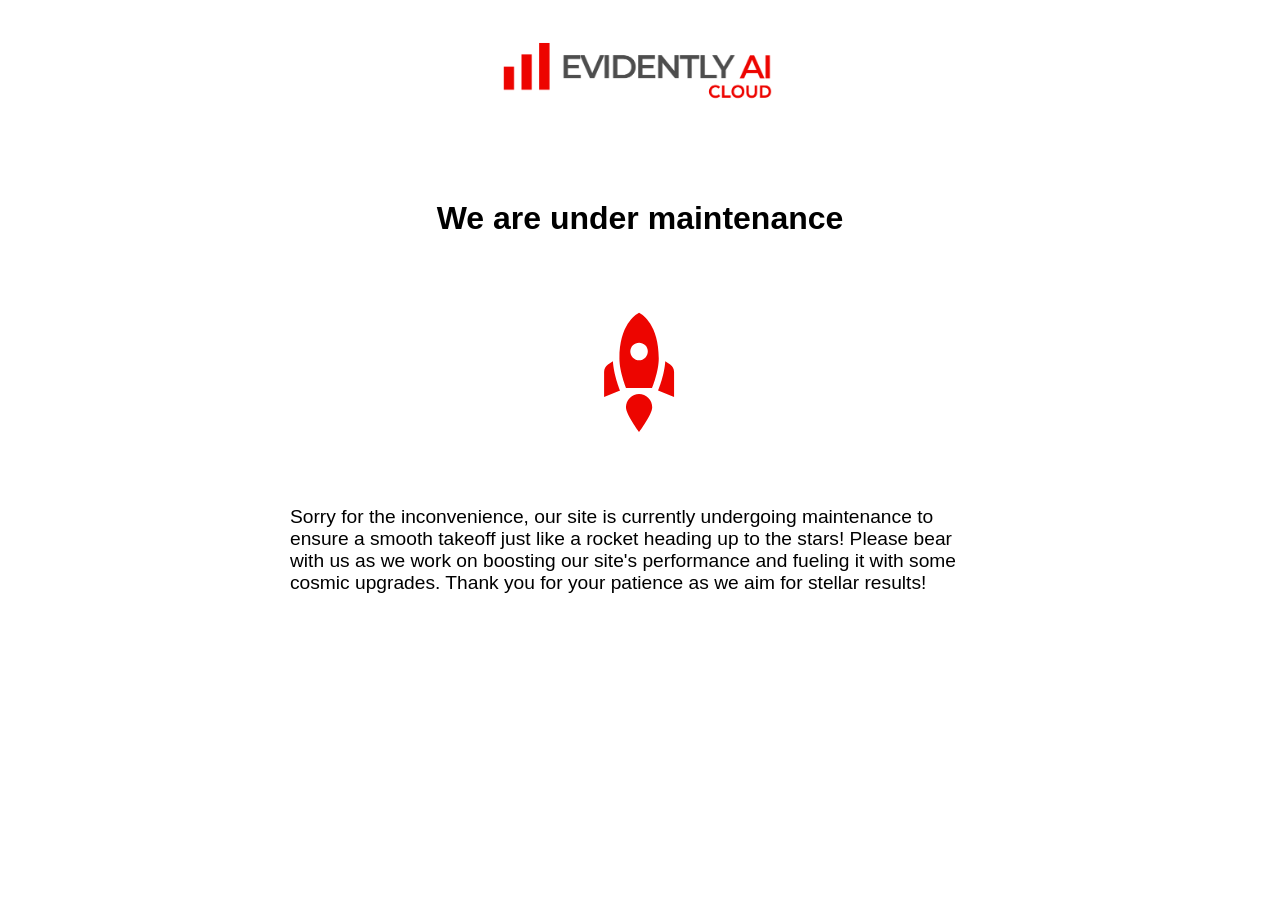
<file: evi-maintenance/index.html>
<!DOCTYPE html>
<html lang="en">
  <head>
    <meta charset="UTF-8" />
    <meta name="viewport" content="width=device-width, initial-scale=1.0" />
    <title>Evidently Cloud</title>
  </head>
  <style>
    * {
      margin: 0;
      padding: 0;
    }

    body {
      font-family: -apple-system, BlinkMacSystemFont, Segoe UI, Roboto, Oxygen,
        Ubuntu, Cantarell, Fira Sans, Droid Sans, Helvetica Neue, sans-serif;
      -webkit-font-smoothing: antialiased;
      -moz-osx-font-smoothing: grayscale;
    }

    @keyframes tilt-n-move-shaking {
      0% {
        transform: translate(0, 0) rotate(0deg);
      }
      25% {
        transform: translate(5px, 5px) rotate(5deg);
      }
      50% {
        transform: translate(0, 0) rotate(0eg);
      }
      75% {
        transform: translate(-5px, 5px) rotate(-5deg);
      }
      100% {
        transform: translate(0, 0) rotate(0deg);
      }
    }

    #rocket-container {
      width: 15%;
    }

    #rocket-container > div {
      transform: rotate(-45deg);
    }

    #rocket-container svg {
      animation: tilt-n-move-shaking 0.25s infinite;
    }
  </style>
  <body>
    <header style="padding: 20px; display: flex; justify-content: center">
      <img
        width="300"
        src="data:image/png;base64,  [base64]/[base64]/[base64]/[base64]/f32229AOp0eEEXHhx9+eE0UuUMOOWRwLper2rUrmUxmnF7Dhg3LLV++XC+9LDNv3rysPt33qgRxHBiVY1UU8qhE53abuHzgkdQZFaUNYWX4lV2O+ClTpgzt6OjQi8bgoN/u+meeeabzbeSRRx45aMOGDRV7+xmsSWmpI0aMyN56663u+pLTdTP19ttvD9I1J3T4qfJtUD7X/lLP/4T4tUTlt27duvb58+e786vUeosC5xitWbNmYNi1R+3Jbb755m1i1F5URRXKJGiub921OLCPl0pgU71t1w+hKvpLL/ebc3pFuW9nJNwm2ZoOVbt51TQllK8JAlOnTt2lra1ttm4eu8dY4T988MEHM6XjvCAd8/m8u7jcrYv9ibqAOyOv34MMp7RuuvvIOPrvCMq8Jvk9hg4dOlNtOTdMPpFIOKN7eJicM7oHDBhwv+T2DpMtU7pjP1/65davX/+m2rNI7X/yqKOOWqCb8CqlOSPcGSEV7SPVe4E4zixTmypVzCXq84v8jG89uJwro2WWKg96ELt0r732mvnkk0++Xykl/crVg81fdGzll94dP3DgwC+onXd1tfMq/ZaPUtrA7vRa+dS18nldM0+79957X9ADxy76bc/WeR76Jlf5zlX7r1H7V5fSVl3bBstI/ZX4Ha1yNLoyOEjuSj0czdID/eJgyYqkJnTdntzc3DxTjA4KqkF6LhSjiyRzfZBcldMSulhNzKdslsxc2dX+QU+Ra1Yl7O5ZHfbbWXoo85csT8pasxGZlF0svSaFlOgeBB63jNpQ4yFd4/qjPgTqkoAu7s442UEX+7/T55/j0EjdUEboBn22dAtTp10yL4YJ1Ui688LsLaPX5Pk295lKpdxnbpNNNnlB7XxMxsvNSvuftWvXdsgYcTeHit+saoRdMWqeN3LkyAVbb731DYsWLfL1nhdTMHniRUAOhdbp06f/UteUifodOYM/7MIyVQ9GL8hgv7zazgh55kdJx6P1uw974M/qWjBXcg/FibaekIZb2qbIOzAjil66zI35dovNnbXB3ooiX4qMLrBNcmO7/v9sSDkf6AxZHiJTE8mBrxxqogUoCYE6JaCL9zg17RgdcfidJmV4byldDoiAe42M06sjyNWsiPrG9cmn9HmObshPypP7rAzx78oTPkmGQYvS4tBntcr3pxMnTvy8vKo4hmq1ByPqfeedd86XofqgfkdyyIaGTSU3zXmeQyXLK5DUb/ww/caP1GfYm435qvpuBTdiIzZBr+S2ySbs5KgKyfAetyHTaaSHPQxFLRK5HgS4OfSAwVcIVIOALt4a1qYXZiFBciMlcsCMGTO2DhGteLJe8Q6RZ+o46TQ0pLKcZN7UDfWuELl6SlaTExPUoO/r5vwXvT7/rTPAZTi6mzQ3rsJ7epge3C7V0Idt4Vc4vFrLMXjw4J+5N0Yyqt11MSw4j/NhergNnWcSVlDU9GnTpm2r3/Vh+o1vH5KnVen367x9IkSuqsmC2tLcpGEcedslcsUajqK71BSN/xsROQ+CkQlgeEdGhSAEykNABuwKXcQfj1jaOMmfLtl+NeCkw2jdF6N4TNaqbXXt7Q7rN7X/i84Alwd85jHHHLOF5N1wFUJhBCZpLP1sPbyMKiwb0rVG4Kabblqq38yvZHy/Fqa75NzD7DQ93B6mz4rbL+6tSzabPVr1Tg3STenO4XC/2nD37NmzYzVE6l15uzN5OyVI/95putmk9Bi0Y6ap841r72T+L5FAxU/[base64]/4xCfOmDx5shs3T6hjAjJw/13Ne0mHbL7QcLAe8KfoN1Wxt0luQqV0cmO7/z5Em84JlZKJ1YRKp/Mysy01GyXShMrebdQc+gHqid22HWDu7QKhjAQwvMsIk6Jqh4AMopy0deOsq310erlliC2WDrer/ig3maG6+J8sz59Weqpu0I2tWV6fT6vWsJuPU+w9LfV3bXU1DKzNsS26f7vOkcAKCkj8kRv7XSXju+g2l8JLD5N5TcCNcj4XgK3z4eWnWulkH/fav6CM1RHO6jwpF++oGrtrSLXrjKpb0XJd3uJ7VIDsxdBQ6YmWzjaaoutuzU6o1A+xKZmyibrDHBVK00dAw022yOTsGJVVsQccn6rrOjqOF7K6Bk7j+p+A7AN303pLN0znXalqUJ2dryI1+XDZEUccMVfe5G9IgbAJLM7r/UltynCoNu64t5oKt7a2DpOOp+sIq9aNa3zs9ttvfzlMsErpzgBcLm5FLcWocySpY7zyj9OnG1/vbjzuetn9qa+FBZX1RRnfJuP7K3orsKGw3NGlVc8D0aXLJynv4N/eeecd90Bb9qDz72Y9ALrVLNz5VXbjvgSF/yLezhvfXEIZnVl1nh2gL6GefdX3F8lp6G5py1bKqHxdZa3trDwmf4YMGfIrXXM+K3Xc0IgwR8PeknETLZ93SxOWsQmJww8/fJLYuCEmNTmh0rHQmJ3RumzvL+O56Imo8noPTuXt79Y22R7WYX8qI+OGLgrDu6G7vzEbrwtqqw635NO5/UlAxoTzet+mG+5XI+gxVLKnSu73Oipi3HjokNQOlFtJv1CPiXRbK8PrNo8y+ivKeSL/rD6eWqoCurGPlMG8q/rL3ejdmt7OAGxW+c36HvpE0rN+5ek0vuW9PcNvo5me8sV8L0ebi6m3wnncA+CtWvf5APfQWuG6IhevnWV/HFk4RFBDGxZJZKsQMZPB/GMZp90b+ISJ11S6m2ipFYGu1+9qex3bBSmv39JApbuJls/r082ZKct1Ub93t7HPUar/4JD6XX33S4/YTajUk2lCC15vJ6P5S0Ft6EpzD7L+k/fztpW2sTx5ltnTOsrCuKvehv0o6KbRsJRoOAQqQEA74C3RRXuOjo4IxQ/QjWDyCSecsE0E2bKIHH300UNV5+kRCstIbkG9LiEob9p72t1vngzaH+o4TP02QcbPd9Xm/xWbDeq/gm5Gkv+iW/EkpkMnInR3v4lM0mTVX+pNUdgbon5TkIpLJ9DPEy0T2nVysn6jh6olUSZUzonbhErXA3L/j25Kd741CNylUhZ3m8RXuTy+IWHDtLTgZ77TYuN8ZUgoiACGd0G4EIZA+QjIoMtqhZOFMuLuj1jqcE2yPFuy/t6JiAVFEZPXxy0heFKYrG5SWu7Vrg6Tq5d09dvy++6777K33377U2r7WWLkhj+4G1gh4QIZ386jVpW+LESxOMvK6+3Wkj/nkEMOGRxnPdGtNAL9NdFS3u7R0ty94XNvt4KCm1A5R3Naqjr0L0ihHmkJTQIYn0uELgXYIQPwGb2zu1wXoUDngYarbL2uw06ZVYUlHHu0o26/[base64]/0decC+qUIjG9/qy/FiN1N5uA4X2Bti/Zvtt98+riudFNgaxL0IuImWinfXxShD8ZyHupQdLRNyguzkytAxXkdQWKlNddwOlUVN3A4quBxpugBtLve1a0dQyCcT9kZLs83RcJPFEgxfYStvm2ktHVcub+mCyEZI44IfARIiEKgkAY0pXCxD4g4ZYoGv+7p0qPjSgvJ2D5Qu+6i+HcPaLbkVGvPsvL0NHZz3e/HixdeoH78iEJGNb8meKU/bJxsaXnGN79xWftSoUdsoO4ZAcQxjnctNtNTv6Xop+UaYoroODZRM0TtaugmVGvZ3tMo4KKiurmv0/VpD/J647VDp9JYR3TKo2T4V1g55u1dkk/bwkHW2VGNrlmoS5lz9iOQs9w/yim+hsd7HakB44Nh3/xJI6SaA4d1Ngk8I9BOBBx544D15UB6R9zPwdV+Xeh8tLVgpdXVTGSp9jo1Q/geSeUyvW6PoHaG42hZxxrebGNZlfEce862x9N9Xy7kWF979k/TQ+osDDzxwZOFZyVELBNzvScbuQ9I1yhu1Yne0TBYyoVL63K+J5FE2P6s6Yl2It8zmgjfMkXFu8na/pXVR73AKyuDOtmVsoQzrwLlGkpN9bltnBphzyhBKIMDFvgR4ZIVAuQjIWIv2uu/DCruXFnRrSpc1uJU25MGeJH3cBKPAoBvQe3pY+GWgUAMmOmNBzb6syzsWSkByX9QyeRNCBRHoQ0DsDh00aNCFe+6559A+iUTUBQH18RVqyF/12bn5WEijCt7R8phjjtlc17ETVG4tT6h03u6mAanOt5SBXnsJbtDEywUj2+2j7e010WRJKmF3yrjOBPGVp3yrZM5Oejp8jfWgYho+DcO74U8BAMSBgCYyLpUec3UEvu7r0tVNKttLy/0FTp7pki3oQ6sJDNNN6PQImTIam/6y1jGO5TjHCPpXVEQPLz8Sn1eiViLZU6PKNoCcu/lHMbK6UZw3duxYtpXvplFnn26ipa5Jv9PhxnuHhYJ2tHQTKrVE5RQVenBIwbGeUOl01yzPcamkHScDPHDDHE2UfF3DTK7r2V4Z3G3Zdlsgg/zxnvG9v7tt5GV877b9AHPLLRKKJIDhXSQ4skGgnATc0oIyvhaqzMDXfd116iY0VJOBnIGsa2bZQlK7A7oJf6HebtW4Squx/KJsNddZQW61Az3E/EBeuijj9k1De04SgrK/wahRrH8Ut/nSPdD71qttM0ePHv151kbvRaVO/m1pafm1muJWTloXoUl7SybKREu3Zvenut7ujQ8pN9YTKmVsJ9pleMsoDnuA0F449urYNnO/r42C4t2QwTv0GXjN0jjvTT/I2WGqk+vVRgSj/4PhHZ0VkhCoKAEZ3m5pwTtVSRSDY7CMk+ny2GhuTHmCyhoko3uKyg17be8uzG/JSH+kPDXXZyluyEnXw1RoA8V8vJYWdJOiCB8SOEHnontjoPt7pODe1PxWy1puJ+lyPoxGqhyhyhLQg2yranhQh7vmBJ4T+i1FmmjpJlTq9+mWDwwcmqHy3PVublwnVEo3tz38Zk1NneuPb+r+9wsyzN0SgvfpB+J4bhQ0UWKN2xZeY73dsEf/oA11NNj782uaOidx+suR4ksAw9sXDQkQqC6BuXPntmkd2QW60Ae+7uvWSnJD5bE5rfv/Uj/ff/99t2HO1yOUs1ZeoqsaeQnBCIy6RX7e/SXC574RZBpCRL+DNW4deTVWO19HC/o9bKnz9+opU6aU7WE0Ws1IVYOAG9am687d6mfnmQ0LYRMtkzrH9lNZbnk8N3QvKCzQeXV3XCdUSvHEBrdhjtn0oEYo7aMlBP3kBGKRDO/rnKyfjIuXAb9ZJm+HzWJSeBAm3zQMb180JECg+gS0pFXn6z7VHDrGVTeDIfLYHD1p0qTmUjV1SwjK276PbkRbhJUlmffk/ZkTJke61vZqablHHEL70rFSX+4Ds48J3H777Qt0Tp6lmFUfx4Z+myzj7D91Pg8PlUSg5gjoN/Kgrnv36xoU5TflO9HSTahU44/W8ekQCOuc0a3fsVtZJZZBk4KGp9NaaSRv2wYpKGP5oyUE/eQ0OHxlOmePySOuYv1D94Y6bCPvzygoJR2USBoE6pSAexWdrta208OGDevQq1INwQsPDz/88JojjzzyKUn+TYfb0CEouKUFd/[base64]/rJuXgZ8m4b+ZP19WL3r4sjRCOA4R2NE1L1RaDTU6xX2e7iXdEgY7ZVrzTdaiWRhxzIy7dYk+1u183lQuVzDwlBwbXlGAncoiOKF6hPWe5GJENlR92Mwm5kLq+7AQVevPtU0OAR6kc3dCjU8JacW6XGvYV0Y0qLDjqvI03QLbqCHhl17kyZN29ea4+osn/VzqAXyfiepILdeNxIb3f0u/vpyJEjF+yxxx6PuPXVy64UBfYbAW2a9PDKlSvdtXuijrCHse6Jls/LeHbnaUK78n5Wn8frGK8jKKzUtXWOzr+PjPYg4f5Ik7XbsrbJJmnYR/AKV24JwaQtGN1jCUE/fd3Sgmu0tGAu37lCir+NmLBRuljtoxvCFcPM3vMrj/i+BPyh9pUlBgL1QsB5irdQY9xR0SBDYbXq+mshlcjLt+yII46YK8/dN5RvREheNz6xc2nBOXPmPB8i65ms16gjNMTlbOnpmd4jsl0yT+tG9OcecXwNJ/B6uMiHEjNmzNhaQyxeiyrvI+eMjaoEPSSmqlGRHia+qgdYZyi5B5hIder3c/O4ceMOleH9tPIU9VBajbZRR2EE3I6R8no/qFx76piqw/fCpetV90RLd228w00g13l0mK7Ln9f/vkH5cpKZo083VCy24V15u5vzdkqYgm4JwUyvJQT98ghm20otLZhvsse1gsn+AXIpeb13zDRpw54O+42fHPF9CTDGuy8TYiDQ7wRkNCzWRf+2KIroBlHK0oJJGTXOoDkgrC7ps1qvXa8OkyN9YwLqn482qtg4pe9/mizr+oLQi4B71a95BWeI5WtKivpae5g8llfK2NpGeXyNs15V8W8NEChmouXhhx8+Yf369W6IyTQdQRMq3fnlJlQ+4Ia2xBWHlGwamLIdpN9BITr6LiHol08/lkhLC2oipttG/mg92Tb5lUV8XwKxMLx1Ag141WyY3lVU7FAd7smXi2/fc4CYGBLQBixLZOg6j0uU1+RFLy2oTXiGyjg5XfUMDcHgNsx5Sd74u0LkSIZARQi4yZZ68Dtbha8qoIJJMrYu1huk4QXkQbQGCOh65LzebhhflLcZB+vc+ZocGkdLPnBYhgzu9TpiPaHSdc8ybQ+fTwZvD+/k5JX2XULQpXuFqEsLyqBy28hP2GqAuQcaQkQCsTC8VzfZmcPS9kY+basrdaxO249el2EfkQtiEOhXAvLwZTX8Y6FuLpHG6zrDuZilBVtbW0eqDnczCgutunHdGiZEOgQqSUBroz8g4+mHOt/XRq1H8sdJ/hyNRx8SNQ9y8SfgvNHqVze3ZX4Ebd1EyzMlNyNENq/z5SkNoYr1hEoZu03JlMa45zvX7g5qUugSgn6Z9UpgkVyV1ypd1fkHGfZbaaXzkyQUaQiYf0mNkxILw7txcNNSCEQnoMmObkOdO5QjdEMd3VQKXlrQGSLaBOd43bxCx7pLZoUmYF4fXXskIVAZAjK+L9X5fqVKj7xiic7fmZpUd8LWW2/t3nwS6oTAiBEjnlBTnHMidIKvzgHX97In/YPOqxVyRNylN3uu3NgGbZgzOpm0/WXsBj5MyigOXULQr5GbOKd6rvONwmo/[base64]/uVRfzHBEJv0B+L8g0C9UFAF2hnOLwlQ9VdaCsaVIfbcKag5QR7KvTAAw+8N3XqVDeJaJHKcgaDb1A9bmb57tqwZ7I+nTfQN6xZs2a4Ns05XUa9r0xXwgf6/IMmtr0cJki6NwH1267eKX1j9TC0qG9sYTGq74HCchQvrfPH/Zb6Jfzud797S7+N09VeN+F3TEQlJmkI12w9nE7T+uMrIuZBLP4EHtK5+Bk9t35dqkZ+0O3RrHU6j27RvJp7e8TF8avbsnO8DOpjwh43C1lC0K+hMrjblrfbC4m0PaDvU/3kXLzW/R7XlrMZs7Shjo5yOBBcsXUZMLzrsltpVBABXWBbdWg56rvPDZKLS5puKGt1Q7la+vxAR5inbog233HDTZ7U4Xnxk9GR1qv6STLUj5JMWFitceazw4RI9ycgztvqfPMX6EqRTE6e3DdDBUMEdF4H3iBDstdU8r333jt/+vTp39A5/2txHh5R+cka732JNtc5X2t8r4mYB7EYE9A5v/Soo466Wyp+SsfeBarqrpPzdNw/d+7ctgLzVlVcg62HawGK/WR0B67MIqUKXkLQryF6ilkqQ/8BebSnCJTvQ40ucdp7x478dotdM2tD5y6ZfkU2fHyy4QkAAAIxJ6CbintQuFNqroygqltaUPuwzNjaT3b48OFDZKQ44zwsOG/m/2qi0SNhgqT7EtBzU3Jf39QeCeqT13v8y9eIBHR+utV2rtIRebKlZM/YfPPNv6yH0KjGekRtEOsvAoVMtOypo66Xb+t/t0Pl0z3j4/hdJ/jmMn4PC9OtmCUE/cocqd2K8x32VDZhf/OT6Y5XveM2ZDpXjgn3NHRnasBPDO8G7HSaXHME8vJ4vy3D7LYomutGMkSvTH0N6w0bNoxWWSeFlaVynDfQedoJRRLQA9B2Yh3mneou/fnuL3wWRkBG0/l6wHlM52zwWNSNi505dOjQA2R8s9LJxlxq8r8iJ1q6+TdzdTwU90bntT38oOZOj/5BYbrK+/zOkJQ9qDyDy3FoDOPqdMLuC6tX72M31QonU9aajQqVbWABhpo0cOfT9NohMGjQoLXt7e3XyYhzu/cF7hKm9KFq2UmTJk26bMGCBe09WykjY4gmSh7XJdMzqfd3t2XyGzJM3PhZQpEE9AA0PWpW8Z4XVRa5vgS0s+UJ2g7cjW//tA7fV+I9crpVfa7WMpkHa7LxM8rbI4mvtUjATbTUdvJulRM35GS7sDboN/e8jns0ZKnkIV5hdZWavkQb5gzSGOqwcmRoZzUsZIv1Gbt2fTktvHz4Pihyc6fk9Z6gbeSP1XTM/wrTtVHTy9ktjcqQdkOg4gTchjpTpkx5ReOtnWERNobXvebb3C0tKMP7xp7KaWzrSN1oTukZ5/O9VfEsIegDJ0q0HnyaZdh9Q0ZAqLhkcvLY/iFUEAFfAm6lE71hOEMrAbkdX53RFQpecu4h9Rr10xFR5H0rJyFOBP4sZdwRanir/1/Uw7FbFSXWQcZ004qU7Sglw73dzvjVVu6SdUf5gpSIEiS2hcagn7xAw78mmW3k+ImSvxFkGGrSCL1MG+uFwFoZzdfoZqFhfsHBGRTOwHYTKbslu16p76v/3QU8MCj/Sk3AvC5QiMQgAgk9+JwujuODhLrTZPi92rUsWncUn0UQcNvKa7Wef1FWzUOLHHaUt/tnkub1eGRk8RXUkpEf6NrXFl8NC9dMY/[base64]/n6uVuraFhu6lBZPO863x2jspxwFhuWSwrJbRfk2YHOneBNwQE/GbKY6RvN2Sa9fbheu9SyO2GAKabHmR+uBm5WXgdjEAyRMbAvKCbNbUZO7BcNPYKBWuSJO83rvvnra9wkUbTwLDu/[base64]/[base64]/J0QOZcc2ZMeoayGENHKJQMmTpy4pQzuC9RgN8QkctCbC9eHP4qcAcGiCGi1mAe0tvN3NIHyp2I+rKhCyASBKhOQAd2ytskmZUK2h3evcuRB/d9k0mbqUX5pNdTURM9NtY38KbKmp4XUp52Ubfr7Zj/cxGx5iGzDJGN4N0xX09B6IrB69eq18rBeK0PieLWrLL9j5xXUJiRz6olThdriPNzNGkM8JJPJnKI+OE/stiywrjbl+Qc3HKLAfIgXQUBzFq6U8a1lhe1rOlqKKIIsEKgqgXfl7W7O2ymhleZtQy5pz45ut9tDZcskIGN/wJpmS8rNfri+B99/8ja0I22na6bFT1S9e05o+BAMrOHxAAAC8STwzDPPdGyxxRZu17X5MuA+XwYtW2VA3ixDkCUE+8JMaPx2StHueulWh9lMrL6k4TtnOINbR98cATGSb9cxS57YJwLESCozAT0oXaT5DhPVdweqaO59ZeZLceUjIOu0aXXKdtDwkYPCStXl5/VM0q4Lkytnuq54bSvbbYH2UH5cW8TvH1S22jJUOp6ibeSv1FjHlUGyjZLGxadRepp29iTgLKX0IYccMrhnZLW+a6JjTgauG5+dLaVObfrR6oabyPjeS0ep8zXe01by15aiT8zyuj5OltLHMtSSa9euTWm3zxFaeWRXjRXeW2U61pMLNba72TijW/mv1HJ3l3THlfuzlDaXqsuSJUs6tFtq6NyDUuspJr97u6Ct4U/[base64]/3VB/fX0wDxFOvUXNbyujuHEIio7uYYjbK0210a9jD1zdKKPM/xba5HGpoVRd3Y70qzsa3fnvHyfP9iPQcW442N1oZOo+/puMYnWdVW6Zxp512mqu5FHP1wPpcvfOWEeu2h58oYzV0FSqNtX5Xw0zuk3EbebOocvEbabZmRYf9SV7vxdJ1fFC5atPwZM6+rm3kb9V4r1g+mAfpX+40DO9yE6W8WiCQ0o1jCynqjqoHeTw3kQe1LN52TRhbKwPxajXiBzp0/S08iMVaGZa3FZ4z3jnULt0bzHmpCw7qI1P+gvMFZHDbWF9daaO7q/6i2hyge+QktfGJMWPG+Hq/IhdUQUG30sn06dPP0m/w19LX7eZKKIzAtuJWyoN+YbVJWte5heqvpwrOWIMZtGHOaE2U3F+XoLDt4fPJhL3R3GxzIq0vUgEWWi9wUVvCrtNwk39R8UEXTOe52GFcs7z47XZTBVSpqSJjfYGsKZIoC4F+ICAPkFta8E4dxS6X5jbMeYklBCvTeeoXDdM010f/VCWjuzINqbNS3bbyatJVOlbVWdNoTg0TkGc4sc5sO3mQvxTWDBnmK7JJe3jIuuqsZOKlj54MVqZz9pgsbi05HhzUtiGZnB3zKPMr/MflBCMkFQIQiAmB/Pr169+V8VzUkAq14X15u50RQig/gTb3UCNv3ef0gHRF+YunxFIIqE/OV9+4Netl6xAg0P8ENF5kdFO6c0Jl4PbwMmJN3u635Ea+oz+1lsGdbcvYwnzCQu8/kpWD3D6/W9om96fOcagbj3ccegEdIFACgZEjR66W8Xy5vKodBRbjNsxZpIlS1xeYD/EAAmLqxjC+L6Nulia/7q3VS14MECepHwno3D9Hwyb+KBUaftxpP3YDVX9IIKGZo+O1PvYxoUDcEoIJWzCy3fr92qKJEktSCbtThnWUMf9D9Arw2FkBkzFD214HAhjeddCJNKGxCWi1hqwmi70iA0Jv8aIHGYjrleeRG264QSs9EcpFQExv1IPQrjK4L3EraZSrXMopPwF37quvvqk+e12/BzcsiACBfiHwutkwTVTcW8NMdglVIGFvJpJ2Y6hcFQRkcLdl2+0ljfB2D7Bhwc1tmvHtFts8TLCe0zG867l3aVvDENASae/[base64]/Xdg3poulja84aiNruwprWWt3tgrtl2VyPCDW8tISjv8r0yYKu+hKAf5G00uVIDHZ/QWO+FfjI94gdJ7jCNU9d+Oo0Z0o3ZbFoNgfoj0Nrauka7Kl4mY/DfI7TOGRh4u8NBOe/SE86rrfCGxm2/pmXN/jBo0KC/MIwkHF4tSeih6bJp06ZN1O/HrSgxqJZ0R9faJjBCS9tmc3ZslFbIaF0ysFne5UJn9EQpvAQZTZJYkk6YNnSzC0KKSWo4zbjVTfZltaEh70F6aOr/sKrJzs3mbZZ7BVEpbeTav2x1xi5yT2al1CFdd8/kbbbK262UcoLyavng5/X0eJp+jC8EyUVJW5G2eeK6bxTZEmRmjRLbEvKTFQIQgAAEINCQBOTxHj4k3enxDmy/VjHJaC+vd4e1RfIsB5ZVicSo7ZC3O9eStBWbaGy4NtVp3qLJdu7IB3vAe+aphO7VLBOPdzVpUxcEIAABCEAAAhDoQaDTIZixeT2i/L9GWTvEP3dFUwpqR5cmk9yKQh32bEUVi1nhjPGOWYegDgQgAAEIQAACEIBAfRLA8K7PfqVVEIAABCAAAQhAAAIxI4DhHbMOQR0IQAACEIAABCAAgfokgOFdn/[base64]/[base64]/zHG7B0n7xdWJO3CRNL+tXf6WTk7Z3TOft47vtz/L0/ZVDXhqyp3f7VpE1d+d7u6m9YZ19W+TVO2bqXZPFmiV47O2hylFfRwcFbK3lE9ejbZOMzKfFjtxrHh/4nft8Tvx70lz87ZzFE5+0HvePe/H3MvWRd3dt5yauRK6b1MD1zv5hP2pPr2oQVmf9zfLOOXr9bjPZ+Qar1R6A8BCEAAAhCAQDwJyGKetCJlt8nofl5m4Vd1dBrdYdrKYN1Rx3fkGV+4Im3/KkN1aFieaqcvTduh0u3PyYTdI4NyWrfRHaaH5AaLwxH6vGNl2p51hntYnppPT1hS7dUzlE3S54EySL+vB6zHd03Z0pVJ+/6rZsNqvo0eDcDw9oBCFAQgAAEIQAAC5SewMmVfbkrZMzK0ZsjQ7On8jVyZ8g5Sxu+ZDHdnxEfOWEHBW8xSMpj/rxzz90u3T5dY1e7OcJcB/x+PmjXeyISEhhkl7aLhKVskL/qZJbKMXXYM79h1CQpBAAIQgAAE6o5AQl7u/5SpfaUM5wFlaV3CtpER/9SylE0pS3lFFvK22aADUjZX2b9VZBGe2WTAf3OXtD283D4cquIpVM+RCRuu4S6X67yZ/brZwHppKoZ3vfQk7YAABCAAAQjElIAbGiKD++uR1MvbKsk9ofG/f9VI58DJgTJOB8uQGR2p3AoJDUjZ1WrbwVGK11jmt9WuP6hdb0WRV/v21dCa6ySrr40ZxPbUTVJ2j3urUA8EGu8VRj30Gm2AAAQgAAEI1AgBjVf+gqzGC33V/XCS3a9kkP6+PWsvbGEfG6XOm9xstrOGHnxapue/yAhTclfIW4e+najJiLd3R1X7U0Mhviu9jverV4Z2m9J/qvbPa8/Y858wrWLSFRabjRqYtt3U7n20isu31baW7rSen4o/annaZo3J2Mye8TXzPW+/1dPTPR76DlLbdtZDyG7is5s4+Y71l9xBB6TtZ5pyeY5HOTUVheFdU92FshCAAAQgAIHaIfCGls6TR/oKP41ldL6Szdrpm5o96SWzudl6xf9Jfu8/vW52ozyfl8kIO1UG7Qcy5maMzdrvvfJVI07jy7eWLhf51aW2PZvJ2qmbmf2Pl8w4reghQ/IRpT0ia/wmjea+Rgbonl6yybxduMzsei1b8opXepzj1FcvjsnZ3WE66q3IAXoAuVIG+NZesmLzTT3E/feYbHhZXvnjEsdQk7j0BHpAAAIQgAAE6ozA4LTGPWusrlezZJBdsyFju/kZ3b3zbGO2Wt7t07QG3TQtPXd4fxrdTjetyvI9ta2pt57ufxndP38xY3v6Gd2982hpj78+krG9FP+T3mmd/ycslUzZ9z3T6iRytB5C9BC2i86L//Jrkiad/lBpssFrN2B4127foTkEIAABCEAgtgTcUApZoN/0UlDG1asbsnamxhZs8EoPipPH8x4Nu3g0SKbSaUvMtpQBdapPPS/K6D5//wLXotZ4lewvMnaBjPZnvMqVtfnFpWbbeqXVS5w8+q16uDpT581vfdq0iybTClXtBgzv2u07NIcABCAAAQjElsDAlB2uoRiDvRRUfFFGt1dZ/RE3IKl1thMeS/3lLZ/J2JmFGt3dbZilnSa1iczXZHhqJE2voHWv00mb1iu2Lv9tzdq39XCm0TV9gwzXk/rG1k5MLMZ45xK2WON6ntDTnOcPtBw49VpqoQoveSekZNJakzl7Wvq6WdcVCdpCdqFOrNZyFK6L2/PSVQ/QlQsqf1HlSqdkCEAAAhCoRQK6px/upbcMqhvl1XzIK61m4hJ2qJeuutnOjjp0xiu/i9Owk6e1S+evxe9rfWQSdojiLusTX2cRW5mtWm72T2JwvUfT9l9g1jzJrN0jLfZRsTC8R7XbbSLljtiHYW22UEp+JfaKdik4qsPOrRVd0RMCEIAABOqKgDMS+wQZU3f0iaytCDXBDvBSWYa32+695JBN2BwZaH0Mb5W/36MaXr5/GRyJJStZ4QI0pOhGreF9uRyIG+1Q6t6ijE1rPHw/DzcqtvkMNSmWHPkgAAEIQAACEPAk0Lndt9uB0CPksvaiR3TNRGkB7hEy/jbxUlhtkzO29JDOeJejelt27nSKl15HDZSQV3u9eeZtQg3o76kihrcnFiIhAAEIQAACECiWgFyUGnHRN2iYyQfy2Mour92gxbY1B7BvUNvWX2H2et+UwmNGmS3WINE1Xjk1+Nuzfi/Zmo/LexveGuJaswwwvGv+rKQBEIAABCAAgXgR0JAIT8NbExJf0pIU2XhpW5g2voZvwl6epcmRhZUWIC1WXqmptBsG3iAh770GujZUwvBukFOAZkIAAhCAAAQgUDwBNz661oOeKwgQKI4AHu/iuJELAhCAAAQgAAEfArKuteS0R8jbTreYpTxSaiZKhpMW3PAIatssky+2TEFDV7RwR9+QzXgvs9dXsg5iEt4M9F7Bc6nBWmhx2U6QWmgsOkIAAhCAAAQgUHkCWg/X0zDSZLmBWpGjZifGOXIb/NvWcqbZNuWg6zboEauNVvPoLlcPNV5sPZdLfrfIZZrzSe/lneXq96ynW7eyfyZMc0n7Bi0R7cWgr2AMYzC8Y9gpqAQBCEAAAhCoZQKyPldrcuB7Xm3Q1ueexpSXbBzjtNvmKnmj13rplipT25rS3p5eN4FznofHXUb6Si99ZOR90is+LC6Z984nw9uznrDyik338/prrsArxZbZ3/kwvPu7B6gfAhCAAAQgUJ8EHvRp1gyf+FqJdmO8H/FR9mif+IKiU3nzLEfe7j94TU6VgbrCs4KU7eAZHxIpj7JnvmTCp56Q8opJXp6yL3l5/dXWdcsy9lQxZcYhD4Z3HHoBHSAAAQhAAAJ1RkDW6VzPJiXsxJXpzh0YPZNrIVLG3wNeesowPlVjIPb2SosaJwv6M5L9qqe8T72SXeQlL0N5d6/4oDitU96itxWehrfWKX8jKG+50lTJCLH8mU95j9bqrpWuPRjePr1KNAQgAAEIQAACxRP4IGv3Oe+kZwl5u6LTwPNMjH9kMmf3yjjtO945YQkt93fFo9pdsphW3OImniq/hlL0tc/ylu3I2d0+5c7zjM/b1zXOu6Cl9wYl7Z/laR7cpzytK652PdcnvgIRQ1J2iXTw1FvrNV5XgSqrVmTfjq1a1VQEAQhAAAIQgEC9EhjnxgMn7Oee7UvYti0p+9XbZoM80wMitVzKrtpK/FoNNvacfBiQtWxJnRvcmF3tU+DOu6Ts0qfNmnzSPaOdsX5g2n4sT+/feQnkzW7czGeDnkTWe+iLG6qhcecXe5XnFSem4zTM5AKvNNXvOczFS7bYOL0tGKK+dQ8e/+BTxl/GZu1Wn7SaiMbwroluQkkIQAACEIBA7RFYl7Gf+O3AKKPw5OaUvSBj6/NRWqa9w5uXp+0H6ZQ97fLm03aXZtgNiJK3EjJtWfs3ta3dq2zpd9Y2afuTvM27eKX3jtPwkp12SXeOWz6/d1rn//Kua5jHDzzTFNm106Xn0B4Zel9ekbaLwx4EpOvO8rbfJ909H4ZkeP/ar/5yxEvHA/SQ8KLq/5pfebm8Xag0qVK7QQ9WBAhAAAIQgAAEIFAZAstSdnwqYTf7lp7vNKR+I2vq9x1Ze+ETvcYryzDfTAbZFHli/1lGy8Se5Wgoy52PZO243hMOVyTte4mk/WtPWfdd8nO03fhjveOj/C/9Okbn7Jc9ZVXPd1TPJT3jNvouw1x6X6qtOh9NZOwFjZ2QfftheMdsTHPadle5+4iAG94xsDutz2fOZo7K+RveTl5vAj6XTtuTffJ+HPG89Piu1gF/RoyXu+hbNLTlQLMdtHzgNHmZZ0kHzwcZ6fjc6Iy3J767eD/mMpavVL/d2y3X/akyB6m+ndUfu+n7bvq+RXea16eGmFw2JmPneaXVUhyGdy31FrpCAAIQgAAEapCAvJk/lMHhvJXhQWOJZQQukDGWllGm0RW2pf73t1fy9ptR2Y2HJvgZgeGV+0vIaG8dnbVNekusTNlN0u4LveO9/lcZS2VgvqLPbfW5uZdM7zjJ3ql63UowQhIc3BAclXtysFTnA8i7kluqsnfQp7/B7wqStz2btf310PBEULmVYN5dn/R8UA9Yh/d+wOpOr6VPhprUUm+hKwQgAAEIQKAGCchb+n9kPG3kLfZtRsKGKe1zsrQ/I4N2fKDRLUFZo81hwyh86ypDwvqsfVlKeK5y0rt4GbmbKm5vfUY1uh/[base64]/q3zO0C1BbGUvu16IwvPsVP5VDAAIQgAAEGoeAjKjZMpc/Jf/tzTpkWxYZ8jZXwx/+XuOeLyuyhLJmm2WWk1f/AhV6iAzw/1dK4cr/bDZvR7jxzPsXsUW7XOpLX8+Yhm7bv+shpyiDVTq8orHph4zJ+a6lXUoTg/PmbWU+Z9/TebL1mGxlJ3QGK1KZVAzvynClVAhAAAIQgAAEPAiMNntZY7K/0J61XWUYXiED/DUPsT5Rkl2u4/pMxvZW/sPlCQ4dUtGnkApHjMrYQzLAPyvD+XDpOkdtWxOlSsm26rhHHt6jlH8PLZn3+yj5/GTcGwDp8q181rbV082l0uNNP9mP4j9cl/wp6XDSIxnbSXo88lFaJb6oPrXZTTZ9UZ8P6jFspvr2c/+dtU3lZf83rdSythLV9neZ/[base64]"
        alt="Evidently AI logo"
      />
    </header>

    <main
      style="
        max-width: 700px;
        margin: 0 auto;
        padding: 70px;
        display: flex;
        flex-direction: column;
        justify-content: center;
        align-items: center;
        gap: 80px;
      "
    >
      <h1 style="text-align: center">We are under maintenance</h1>

      <div id="rocket-container">
        <div>
          <svg
            focusable="false"
            viewBox="0 0 24 24"
            data-testid="RocketLaunchIcon"
            tabindex="-1"
            title="RocketLaunch"
            fill="#ed0500"
          >
            <path
              d="M9.19 6.35c-2.04 2.29-3.44 5.58-3.57 5.89L2 10.69l4.05-4.05c.47-.47 1.15-.68 1.81-.55zM11.17 17s3.74-1.55 5.89-3.7c5.4-5.4 4.5-9.62 4.21-10.57-.95-.3-5.17-1.19-10.57 4.21C8.55 9.09 7 12.83 7 12.83zm6.48-2.19c-2.29 2.04-5.58 3.44-5.89 3.57L13.31 22l4.05-4.05c.47-.47.68-1.15.55-1.81zM9 18c0 .83-.34 1.58-.88 2.12C6.94 21.3 2 22 2 22s.7-4.94 1.88-6.12C4.42 15.34 5.17 15 6 15c1.66 0 3 1.34 3 3m4-9c0-1.1.9-2 2-2s2 .9 2 2-.9 2-2 2-2-.9-2-2"
            ></path>
          </svg>
        </div>
      </div>

      <p style="font-size: 1.2rem">
        Sorry for the inconvenience, our site is currently undergoing
        maintenance to ensure a smooth takeoff just like a rocket heading up to
        the stars! Please bear with us as we work on boosting our site's
        performance and fueling it with some cosmic upgrades. Thank you for your
        patience as we aim for stellar results!
      </p>
    </main>
  </body>
</html>
</file>
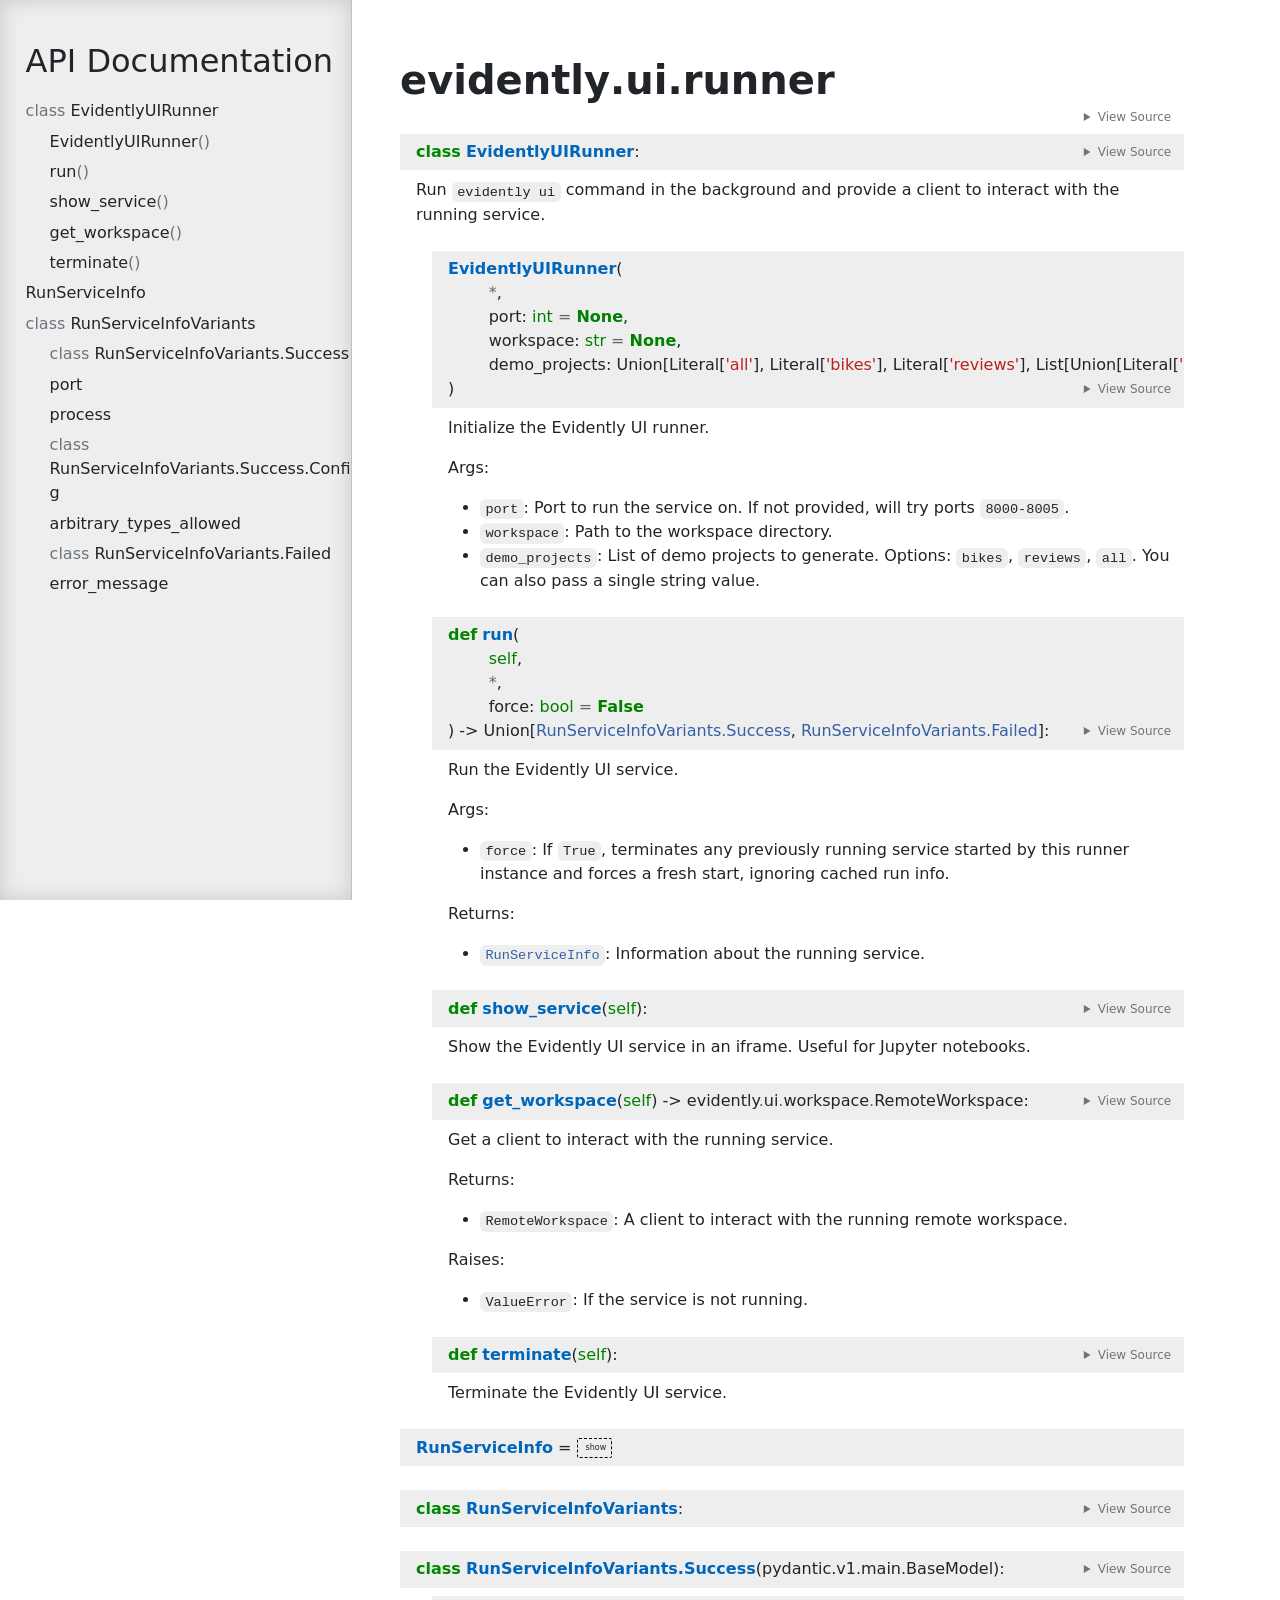
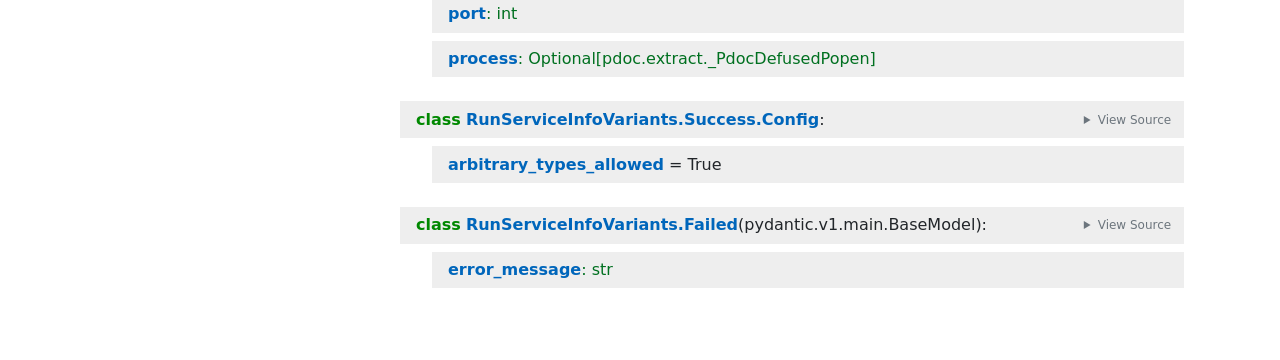
<file: evidently-api-ref-example/evidently/ui/runner.html>
<!doctype html>
<html lang="en">
<head>
    <meta charset="utf-8">
    <meta name="viewport" content="width=device-width, initial-scale=1">
    <meta name="generator" content="pdoc 16.0.0"/>
    <title>evidently.ui.runner API documentation</title>

    <style>/*! * Bootstrap Reboot v5.0.0 (https://getbootstrap.com/) * Copyright 2011-2021 The Bootstrap Authors * Copyright 2011-2021 Twitter, Inc. * Licensed under MIT (https://github.com/twbs/bootstrap/blob/main/LICENSE) * Forked from Normalize.css, licensed MIT (https://github.com/necolas/normalize.css/blob/master/LICENSE.md) */*,::after,::before{box-sizing:border-box}@media (prefers-reduced-motion:no-preference){:root{scroll-behavior:smooth}}body{margin:0;font-family:system-ui,-apple-system,"Segoe UI",Roboto,"Helvetica Neue",Arial,"Noto Sans","Liberation Sans",sans-serif,"Apple Color Emoji","Segoe UI Emoji","Segoe UI Symbol","Noto Color Emoji";font-size:1rem;font-weight:400;line-height:1.5;color:#212529;background-color:#fff;-webkit-text-size-adjust:100%;-webkit-tap-highlight-color:transparent}hr{margin:1rem 0;color:inherit;background-color:currentColor;border:0;opacity:.25}hr:not([size]){height:1px}h1,h2,h3,h4,h5,h6{margin-top:0;margin-bottom:.5rem;font-weight:500;line-height:1.2}h1{font-size:calc(1.375rem + 1.5vw)}@media (min-width:1200px){h1{font-size:2.5rem}}h2{font-size:calc(1.325rem + .9vw)}@media (min-width:1200px){h2{font-size:2rem}}h3{font-size:calc(1.3rem + .6vw)}@media (min-width:1200px){h3{font-size:1.75rem}}h4{font-size:calc(1.275rem + .3vw)}@media (min-width:1200px){h4{font-size:1.5rem}}h5{font-size:1.25rem}h6{font-size:1rem}p{margin-top:0;margin-bottom:1rem}abbr[data-bs-original-title],abbr[title]{-webkit-text-decoration:underline dotted;text-decoration:underline dotted;cursor:help;-webkit-text-decoration-skip-ink:none;text-decoration-skip-ink:none}address{margin-bottom:1rem;font-style:normal;line-height:inherit}ol,ul{padding-left:2rem}dl,ol,ul{margin-top:0;margin-bottom:1rem}ol ol,ol ul,ul ol,ul ul{margin-bottom:0}dt{font-weight:700}dd{margin-bottom:.5rem;margin-left:0}blockquote{margin:0 0 1rem}b,strong{font-weight:bolder}small{font-size:.875em}mark{padding:.2em;background-color:#fcf8e3}sub,sup{position:relative;font-size:.75em;line-height:0;vertical-align:baseline}sub{bottom:-.25em}sup{top:-.5em}a{color:#0d6efd;text-decoration:underline}a:hover{color:#0a58ca}a:not([href]):not([class]),a:not([href]):not([class]):hover{color:inherit;text-decoration:none}code,kbd,pre,samp{font-family:SFMono-Regular,Menlo,Monaco,Consolas,"Liberation Mono","Courier New",monospace;font-size:1em;direction:ltr;unicode-bidi:bidi-override}pre{display:block;margin-top:0;margin-bottom:1rem;overflow:auto;font-size:.875em}pre code{font-size:inherit;color:inherit;word-break:normal}code{font-size:.875em;color:#d63384;word-wrap:break-word}a>code{color:inherit}kbd{padding:.2rem .4rem;font-size:.875em;color:#fff;background-color:#212529;border-radius:.2rem}kbd kbd{padding:0;font-size:1em;font-weight:700}figure{margin:0 0 1rem}img,svg{vertical-align:middle}table{caption-side:bottom;border-collapse:collapse}caption{padding-top:.5rem;padding-bottom:.5rem;color:#6c757d;text-align:left}th{text-align:inherit;text-align:-webkit-match-parent}tbody,td,tfoot,th,thead,tr{border-color:inherit;border-style:solid;border-width:0}label{display:inline-block}button{border-radius:0}button:focus:not(:focus-visible){outline:0}button,input,optgroup,select,textarea{margin:0;font-family:inherit;font-size:inherit;line-height:inherit}button,select{text-transform:none}[role=button]{cursor:pointer}select{word-wrap:normal}select:disabled{opacity:1}[list]::-webkit-calendar-picker-indicator{display:none}[type=button],[type=reset],[type=submit],button{-webkit-appearance:button}[type=button]:not(:disabled),[type=reset]:not(:disabled),[type=submit]:not(:disabled),button:not(:disabled){cursor:pointer}::-moz-focus-inner{padding:0;border-style:none}textarea{resize:vertical}fieldset{min-width:0;padding:0;margin:0;border:0}legend{float:left;width:100%;padding:0;margin-bottom:.5rem;font-size:calc(1.275rem + .3vw);line-height:inherit}@media (min-width:1200px){legend{font-size:1.5rem}}legend+*{clear:left}::-webkit-datetime-edit-day-field,::-webkit-datetime-edit-fields-wrapper,::-webkit-datetime-edit-hour-field,::-webkit-datetime-edit-minute,::-webkit-datetime-edit-month-field,::-webkit-datetime-edit-text,::-webkit-datetime-edit-year-field{padding:0}::-webkit-inner-spin-button{height:auto}[type=search]{outline-offset:-2px;-webkit-appearance:textfield}::-webkit-search-decoration{-webkit-appearance:none}::-webkit-color-swatch-wrapper{padding:0}::file-selector-button{font:inherit}::-webkit-file-upload-button{font:inherit;-webkit-appearance:button}output{display:inline-block}iframe{border:0}summary{display:list-item;cursor:pointer}progress{vertical-align:baseline}[hidden]{display:none!important}</style>
    <style>/*! syntax-highlighting.css */pre{line-height:125%;}span.linenos{color:inherit; background-color:transparent; padding-left:5px; padding-right:20px;}.pdoc-code .hll{background-color:#ffffcc}.pdoc-code{background:#f8f8f8;}.pdoc-code .c{color:#3D7B7B; font-style:italic}.pdoc-code .err{border:1px solid #FF0000}.pdoc-code .k{color:#008000; font-weight:bold}.pdoc-code .o{color:#666666}.pdoc-code .ch{color:#3D7B7B; font-style:italic}.pdoc-code .cm{color:#3D7B7B; font-style:italic}.pdoc-code .cp{color:#9C6500}.pdoc-code .cpf{color:#3D7B7B; font-style:italic}.pdoc-code .c1{color:#3D7B7B; font-style:italic}.pdoc-code .cs{color:#3D7B7B; font-style:italic}.pdoc-code .gd{color:#A00000}.pdoc-code .ge{font-style:italic}.pdoc-code .gr{color:#E40000}.pdoc-code .gh{color:#000080; font-weight:bold}.pdoc-code .gi{color:#008400}.pdoc-code .go{color:#717171}.pdoc-code .gp{color:#000080; font-weight:bold}.pdoc-code .gs{font-weight:bold}.pdoc-code .gu{color:#800080; font-weight:bold}.pdoc-code .gt{color:#0044DD}.pdoc-code .kc{color:#008000; font-weight:bold}.pdoc-code .kd{color:#008000; font-weight:bold}.pdoc-code .kn{color:#008000; font-weight:bold}.pdoc-code .kp{color:#008000}.pdoc-code .kr{color:#008000; font-weight:bold}.pdoc-code .kt{color:#B00040}.pdoc-code .m{color:#666666}.pdoc-code .s{color:#BA2121}.pdoc-code .na{color:#687822}.pdoc-code .nb{color:#008000}.pdoc-code .nc{color:#0000FF; font-weight:bold}.pdoc-code .no{color:#880000}.pdoc-code .nd{color:#AA22FF}.pdoc-code .ni{color:#717171; font-weight:bold}.pdoc-code .ne{color:#CB3F38; font-weight:bold}.pdoc-code .nf{color:#0000FF}.pdoc-code .nl{color:#767600}.pdoc-code .nn{color:#0000FF; font-weight:bold}.pdoc-code .nt{color:#008000; font-weight:bold}.pdoc-code .nv{color:#19177C}.pdoc-code .ow{color:#AA22FF; font-weight:bold}.pdoc-code .w{color:#bbbbbb}.pdoc-code .mb{color:#666666}.pdoc-code .mf{color:#666666}.pdoc-code .mh{color:#666666}.pdoc-code .mi{color:#666666}.pdoc-code .mo{color:#666666}.pdoc-code .sa{color:#BA2121}.pdoc-code .sb{color:#BA2121}.pdoc-code .sc{color:#BA2121}.pdoc-code .dl{color:#BA2121}.pdoc-code .sd{color:#BA2121; font-style:italic}.pdoc-code .s2{color:#BA2121}.pdoc-code .se{color:#AA5D1F; font-weight:bold}.pdoc-code .sh{color:#BA2121}.pdoc-code .si{color:#A45A77; font-weight:bold}.pdoc-code .sx{color:#008000}.pdoc-code .sr{color:#A45A77}.pdoc-code .s1{color:#BA2121}.pdoc-code .ss{color:#19177C}.pdoc-code .bp{color:#008000}.pdoc-code .fm{color:#0000FF}.pdoc-code .vc{color:#19177C}.pdoc-code .vg{color:#19177C}.pdoc-code .vi{color:#19177C}.pdoc-code .vm{color:#19177C}.pdoc-code .il{color:#666666}</style>
    <style>/*! theme.css */:root{--pdoc-background:#fff;}.pdoc{--text:#212529;--muted:#6c757d;--link:#3660a5;--link-hover:#1659c5;--code:#f8f8f8;--active:#fff598;--accent:#eee;--accent2:#c1c1c1;--nav-hover:rgba(255, 255, 255, 0.5);--name:#0066BB;--def:#008800;--annotation:#007020;}</style>
    <style>/*! layout.css */html, body{width:100%;height:100%;}html, main{scroll-behavior:smooth;}body{background-color:var(--pdoc-background);}@media (max-width:769px){#navtoggle{cursor:pointer;position:absolute;width:50px;height:40px;top:1rem;right:1rem;border-color:var(--text);color:var(--text);display:flex;opacity:0.8;z-index:999;}#navtoggle:hover{opacity:1;}#togglestate + div{display:none;}#togglestate:checked + div{display:inherit;}main, header{padding:2rem 3vw;}header + main{margin-top:-3rem;}.git-button{display:none !important;}nav input[type="search"]{max-width:77%;}nav input[type="search"]:first-child{margin-top:-6px;}nav input[type="search"]:valid ~ *{display:none !important;}}@media (min-width:770px){:root{--sidebar-width:clamp(12.5rem, 28vw, 22rem);}nav{position:fixed;overflow:auto;height:100vh;width:var(--sidebar-width);}main, header{padding:3rem 2rem 3rem calc(var(--sidebar-width) + 3rem);width:calc(54rem + var(--sidebar-width));max-width:100%;}header + main{margin-top:-4rem;}#navtoggle{display:none;}}#togglestate{position:absolute;height:0;opacity:0;}nav.pdoc{--pad:clamp(0.5rem, 2vw, 1.75rem);--indent:1.5rem;background-color:var(--accent);border-right:1px solid var(--accent2);box-shadow:0 0 20px rgba(50, 50, 50, .2) inset;padding:0 0 0 var(--pad);overflow-wrap:anywhere;scrollbar-width:thin; scrollbar-color:var(--accent2) transparent; z-index:1}nav.pdoc::-webkit-scrollbar{width:.4rem; }nav.pdoc::-webkit-scrollbar-thumb{background-color:var(--accent2); }nav.pdoc > div{padding:var(--pad) 0;}nav.pdoc .module-list-button{display:inline-flex;align-items:center;color:var(--text);border-color:var(--muted);margin-bottom:1rem;}nav.pdoc .module-list-button:hover{border-color:var(--text);}nav.pdoc input[type=search]{display:block;outline-offset:0;width:calc(100% - var(--pad));}nav.pdoc .logo{max-width:calc(100% - var(--pad));max-height:35vh;display:block;margin:0 auto 1rem;transform:translate(calc(-.5 * var(--pad)), 0);}nav.pdoc ul{list-style:none;padding-left:0;}nav.pdoc > div > ul{margin-left:calc(0px - var(--pad));}nav.pdoc li a{padding:.2rem 0 .2rem calc(var(--pad) + var(--indent));}nav.pdoc > div > ul > li > a{padding-left:var(--pad);}nav.pdoc li{transition:all 100ms;}nav.pdoc li:hover{background-color:var(--nav-hover);}nav.pdoc a, nav.pdoc a:hover{color:var(--text);}nav.pdoc a{display:block;}nav.pdoc > h2:first-of-type{margin-top:1.5rem;}nav.pdoc .class:before{content:"class ";color:var(--muted);}nav.pdoc .function:after{content:"()";color:var(--muted);}nav.pdoc footer:before{content:"";display:block;width:calc(100% - var(--pad));border-top:solid var(--accent2) 1px;margin-top:1.5rem;padding-top:.5rem;}nav.pdoc footer{font-size:small;}</style>
    <style>/*! content.css */.pdoc{color:var(--text);box-sizing:border-box;line-height:1.5;background:none;}.pdoc .pdoc-button{cursor:pointer;display:inline-block;border:solid black 1px;border-radius:2px;font-size:.75rem;padding:calc(0.5em - 1px) 1em;transition:100ms all;}.pdoc .alert{padding:1rem 1rem 1rem calc(1.5rem + 24px);border:1px solid transparent;border-radius:.25rem;background-repeat:no-repeat;background-position:.75rem center;margin-bottom:1rem;}.pdoc .alert > em{display:none;}.pdoc .alert > *:last-child{margin-bottom:0;}.pdoc .alert.note{color:#084298;background-color:#cfe2ff;border-color:#b6d4fe;background-image:url("data:image/svg+xml,%3Csvg%20xmlns%3D%22http%3A//www.w3.org/2000/svg%22%20width%3D%2224%22%20height%3D%2224%22%20fill%3D%22%23084298%22%20viewBox%3D%220%200%2016%2016%22%3E%3Cpath%20d%3D%22M8%2016A8%208%200%201%200%208%200a8%208%200%200%200%200%2016zm.93-9.412-1%204.705c-.07.34.029.533.304.533.194%200%20.487-.07.686-.246l-.088.416c-.287.346-.92.598-1.465.598-.703%200-1.002-.422-.808-1.319l.738-3.468c.064-.293.006-.399-.287-.47l-.451-.081.082-.381%202.29-.287zM8%205.5a1%201%200%201%201%200-2%201%201%200%200%201%200%202z%22/%3E%3C/svg%3E");}.pdoc .alert.tip{color:#0a3622;background-color:#d1e7dd;border-color:#a3cfbb;background-image:url("data:image/svg+xml,%3Csvg%20xmlns%3D%22http%3A//www.w3.org/2000/svg%22%20width%3D%2224%22%20height%3D%2224%22%20fill%3D%22%230a3622%22%20viewBox%3D%220%200%2016%2016%22%3E%3Cpath%20d%3D%22M2%206a6%206%200%201%201%2010.174%204.31c-.203.196-.359.4-.453.619l-.762%201.769A.5.5%200%200%201%2010.5%2013a.5.5%200%200%201%200%201%20.5.5%200%200%201%200%201l-.224.447a1%201%200%200%201-.894.553H6.618a1%201%200%200%201-.894-.553L5.5%2015a.5.5%200%200%201%200-1%20.5.5%200%200%201%200-1%20.5.5%200%200%201-.46-.302l-.761-1.77a2%202%200%200%200-.453-.618A5.98%205.98%200%200%201%202%206m6-5a5%205%200%200%200-3.479%208.592c.263.254.514.564.676.941L5.83%2012h4.342l.632-1.467c.162-.377.413-.687.676-.941A5%205%200%200%200%208%201%22/%3E%3C/svg%3E");}.pdoc .alert.important{color:#055160;background-color:#cff4fc;border-color:#9eeaf9;background-image:url("data:image/svg+xml,%3Csvg%20xmlns%3D%22http%3A//www.w3.org/2000/svg%22%20width%3D%2224%22%20height%3D%2224%22%20fill%3D%22%23055160%22%20viewBox%3D%220%200%2016%2016%22%3E%3Cpath%20d%3D%22M2%200a2%202%200%200%200-2%202v12a2%202%200%200%200%202%202h12a2%202%200%200%200%202-2V2a2%202%200%200%200-2-2zm6%204c.535%200%20.954.462.9.995l-.35%203.507a.552.552%200%200%201-1.1%200L7.1%204.995A.905.905%200%200%201%208%204m.002%206a1%201%200%201%201%200%202%201%201%200%200%201%200-2%22/%3E%3C/svg%3E");}.pdoc .alert.warning{color:#664d03;background-color:#fff3cd;border-color:#ffecb5;background-image:url("data:image/svg+xml,%3Csvg%20xmlns%3D%22http%3A//www.w3.org/2000/svg%22%20width%3D%2224%22%20height%3D%2224%22%20fill%3D%22%23664d03%22%20viewBox%3D%220%200%2016%2016%22%3E%3Cpath%20d%3D%22M8.982%201.566a1.13%201.13%200%200%200-1.96%200L.165%2013.233c-.457.778.091%201.767.98%201.767h13.713c.889%200%201.438-.99.98-1.767L8.982%201.566zM8%205c.535%200%20.954.462.9.995l-.35%203.507a.552.552%200%200%201-1.1%200L7.1%205.995A.905.905%200%200%201%208%205zm.002%206a1%201%200%201%201%200%202%201%201%200%200%201%200-2z%22/%3E%3C/svg%3E");}.pdoc .alert.caution{color:#842029;background-color:#f8d7da;border-color:#f5c2c7;background-image:url("data:image/svg+xml,%3Csvg%20xmlns%3D%22http%3A//www.w3.org/2000/svg%22%20width%3D%2224%22%20height%3D%2224%22%20fill%3D%22%23842029%22%20viewBox%3D%220%200%2016%2016%22%3E%3Cpath%20d%3D%22M11.46.146A.5.5%200%200%200%2011.107%200H4.893a.5.5%200%200%200-.353.146L.146%204.54A.5.5%200%200%200%200%204.893v6.214a.5.5%200%200%200%20.146.353l4.394%204.394a.5.5%200%200%200%20.353.146h6.214a.5.5%200%200%200%20.353-.146l4.394-4.394a.5.5%200%200%200%20.146-.353V4.893a.5.5%200%200%200-.146-.353zM8%204c.535%200%20.954.462.9.995l-.35%203.507a.552.552%200%200%201-1.1%200L7.1%204.995A.905.905%200%200%201%208%204m.002%206a1%201%200%201%201%200%202%201%201%200%200%201%200-2%22/%3E%3C/svg%3E");}.pdoc .alert.danger{color:#842029;background-color:#f8d7da;border-color:#f5c2c7;background-image:url("data:image/svg+xml,%3Csvg%20xmlns%3D%22http%3A//www.w3.org/2000/svg%22%20width%3D%2224%22%20height%3D%2224%22%20fill%3D%22%23842029%22%20viewBox%3D%220%200%2016%2016%22%3E%3Cpath%20d%3D%22M5.52.359A.5.5%200%200%201%206%200h4a.5.5%200%200%201%20.474.658L8.694%206H12.5a.5.5%200%200%201%20.395.807l-7%209a.5.5%200%200%201-.873-.454L6.823%209.5H3.5a.5.5%200%200%201-.48-.641l2.5-8.5z%22/%3E%3C/svg%3E");}.pdoc .visually-hidden{position:absolute !important;width:1px !important;height:1px !important;padding:0 !important;margin:-1px !important;overflow:hidden !important;clip:rect(0, 0, 0, 0) !important;white-space:nowrap !important;border:0 !important;}.pdoc h1, .pdoc h2, .pdoc h3{font-weight:300;margin:.3em 0;padding:.2em 0;}.pdoc > section:not(.module-info) h1{font-size:1.5rem;font-weight:500;}.pdoc > section:not(.module-info) h2{font-size:1.4rem;font-weight:500;}.pdoc > section:not(.module-info) h3{font-size:1.3rem;font-weight:500;}.pdoc > section:not(.module-info) h4{font-size:1.2rem;}.pdoc > section:not(.module-info) h5{font-size:1.1rem;}.pdoc a{text-decoration:none;color:var(--link);}.pdoc a:hover{color:var(--link-hover);}.pdoc blockquote{margin-left:2rem;}.pdoc pre{border-top:1px solid var(--accent2);border-bottom:1px solid var(--accent2);margin-top:0;margin-bottom:1em;padding:.5rem 0 .5rem .5rem;overflow-x:auto;background-color:var(--code);}.pdoc code{color:var(--text);padding:.2em .4em;margin:0;font-size:85%;background-color:var(--accent);border-radius:6px;}.pdoc a > code{color:inherit;}.pdoc pre > code{display:inline-block;font-size:inherit;background:none;border:none;padding:0;}.pdoc > section:not(.module-info){margin-bottom:1.5rem;}.pdoc .modulename{margin-top:0;font-weight:bold;}.pdoc .modulename a{color:var(--link);transition:100ms all;}.pdoc .git-button{float:right;border:solid var(--link) 1px;}.pdoc .git-button:hover{background-color:var(--link);color:var(--pdoc-background);}.view-source-toggle-state,.view-source-toggle-state ~ .pdoc-code{display:none;}.view-source-toggle-state:checked ~ .pdoc-code{display:block;}.view-source-button{display:inline-block;float:right;font-size:.75rem;line-height:1.5rem;color:var(--muted);padding:0 .4rem 0 1.3rem;cursor:pointer;text-indent:-2px;}.view-source-button > span{visibility:hidden;}.module-info .view-source-button{float:none;display:flex;justify-content:flex-end;margin:-1.2rem .4rem -.2rem 0;}.view-source-button::before{position:absolute;content:"View Source";display:list-item;list-style-type:disclosure-closed;}.view-source-toggle-state:checked ~ .attr .view-source-button::before,.view-source-toggle-state:checked ~ .view-source-button::before{list-style-type:disclosure-open;}.pdoc .docstring{margin-bottom:1.5rem;}.pdoc section:not(.module-info) .docstring{margin-left:clamp(0rem, 5vw - 2rem, 1rem);}.pdoc .docstring .pdoc-code{margin-left:1em;margin-right:1em;}.pdoc h1:target,.pdoc h2:target,.pdoc h3:target,.pdoc h4:target,.pdoc h5:target,.pdoc h6:target,.pdoc .pdoc-code > pre > span:target{background-color:var(--active);box-shadow:-1rem 0 0 0 var(--active);}.pdoc .pdoc-code > pre > span:target{display:block;}.pdoc div:target > .attr,.pdoc section:target > .attr,.pdoc dd:target > a{background-color:var(--active);}.pdoc *{scroll-margin:2rem;}.pdoc .pdoc-code .linenos{user-select:none;}.pdoc .attr:hover{filter:contrast(0.95);}.pdoc section, .pdoc .classattr{position:relative;}.pdoc .headerlink{--width:clamp(1rem, 3vw, 2rem);position:absolute;top:0;left:calc(0rem - var(--width));transition:all 100ms ease-in-out;opacity:0;}.pdoc .headerlink::before{content:"#";display:block;text-align:center;width:var(--width);height:2.3rem;line-height:2.3rem;font-size:1.5rem;}.pdoc .attr:hover ~ .headerlink,.pdoc *:target > .headerlink,.pdoc .headerlink:hover{opacity:1;}.pdoc .attr{display:block;margin:.5rem 0 .5rem;padding:.4rem .4rem .4rem 1rem;background-color:var(--accent);overflow-x:auto;}.pdoc .classattr{margin-left:2rem;}.pdoc .decorator-deprecated{color:#842029;}.pdoc .decorator-deprecated ~ span{filter:grayscale(1) opacity(0.8);}.pdoc .name{color:var(--name);font-weight:bold;}.pdoc .def{color:var(--def);font-weight:bold;}.pdoc .signature{background-color:transparent;}.pdoc .param, .pdoc .return-annotation{white-space:pre;}.pdoc .signature.multiline .param{display:block;}.pdoc .signature.condensed .param{display:inline-block;}.pdoc .annotation{color:var(--annotation);}.pdoc .view-value-toggle-state,.pdoc .view-value-toggle-state ~ .default_value{display:none;}.pdoc .view-value-toggle-state:checked ~ .default_value{display:inherit;}.pdoc .view-value-button{font-size:.5rem;vertical-align:middle;border-style:dashed;margin-top:-0.1rem;}.pdoc .view-value-button:hover{background:white;}.pdoc .view-value-button::before{content:"show";text-align:center;width:2.2em;display:inline-block;}.pdoc .view-value-toggle-state:checked ~ .view-value-button::before{content:"hide";}.pdoc .inherited{margin-left:2rem;}.pdoc .inherited dt{font-weight:700;}.pdoc .inherited dt, .pdoc .inherited dd{display:inline;margin-left:0;margin-bottom:.5rem;}.pdoc .inherited dd:not(:last-child):after{content:", ";}.pdoc .inherited .class:before{content:"class ";}.pdoc .inherited .function a:after{content:"()";}.pdoc .search-result .docstring{overflow:auto;max-height:25vh;}.pdoc .search-result.focused > .attr{background-color:var(--active);}.pdoc .attribution{margin-top:2rem;display:block;opacity:0.5;transition:all 200ms;filter:grayscale(100%);}.pdoc .attribution:hover{opacity:1;filter:grayscale(0%);}.pdoc .attribution img{margin-left:5px;height:27px;vertical-align:bottom;width:50px;transition:all 200ms;}.pdoc table{display:block;width:max-content;max-width:100%;overflow:auto;margin-bottom:1rem;}.pdoc table th{font-weight:600;}.pdoc table th, .pdoc table td{padding:6px 13px;border:1px solid var(--accent2);}</style>
    <style>/*! custom.css */</style></head>
<body>
    <nav class="pdoc">
        <label id="navtoggle" for="togglestate" class="pdoc-button"><svg xmlns='http://www.w3.org/2000/svg' viewBox='0 0 30 30'><path stroke-linecap='round' stroke="currentColor" stroke-miterlimit='10' stroke-width='2' d='M4 7h22M4 15h22M4 23h22'/></svg></label>
        <input id="togglestate" type="checkbox" aria-hidden="true" tabindex="-1">
        <div>




            <h2>API Documentation</h2>
                <ul class="memberlist">
            <li>
                    <a class="class" href="#EvidentlyUIRunner">EvidentlyUIRunner</a>
                            <ul class="memberlist">
                        <li>
                                <a class="function" href="#EvidentlyUIRunner.__init__">EvidentlyUIRunner</a>
                        </li>
                        <li>
                                <a class="function" href="#EvidentlyUIRunner.run">run</a>
                        </li>
                        <li>
                                <a class="function" href="#EvidentlyUIRunner.show_service">show_service</a>
                        </li>
                        <li>
                                <a class="function" href="#EvidentlyUIRunner.get_workspace">get_workspace</a>
                        </li>
                        <li>
                                <a class="function" href="#EvidentlyUIRunner.terminate">terminate</a>
                        </li>
                </ul>

            </li>
            <li>
                    <a class="variable" href="#RunServiceInfo">RunServiceInfo</a>
            </li>
            <li>
                    <a class="class" href="#RunServiceInfoVariants">RunServiceInfoVariants</a>
                            <ul class="memberlist">
                        <li>
                                <a class="class" href="#RunServiceInfoVariants.Success">RunServiceInfoVariants.Success</a>
                                        <ul class="memberlist">
                                    <li>
                                            <a class="variable" href="#RunServiceInfoVariants.Success.port">port</a>
                                    </li>
                                    <li>
                                            <a class="variable" href="#RunServiceInfoVariants.Success.process">process</a>
                                    </li>
                                    <li>
                                            <a class="class" href="#RunServiceInfoVariants.Success.Config">RunServiceInfoVariants.Success.Config</a>
                                                    <ul class="memberlist">
                                                <li>
                                                        <a class="variable" href="#RunServiceInfoVariants.Success.Config.arbitrary_types_allowed">arbitrary_types_allowed</a>
                                                </li>
                                        </ul>

                                    </li>
                            </ul>

                        </li>
                        <li>
                                <a class="class" href="#RunServiceInfoVariants.Failed">RunServiceInfoVariants.Failed</a>
                                        <ul class="memberlist">
                                    <li>
                                            <a class="variable" href="#RunServiceInfoVariants.Failed.error_message">error_message</a>
                                    </li>
                            </ul>

                        </li>
                </ul>

            </li>
    </ul>
</div>
    </nav>
    <main class="pdoc">
            <section class="module-info">
                    <h1 class="modulename">
evidently<wbr>.ui<wbr>.runner    </h1>

                
                        <input id="mod-runner-view-source" class="view-source-toggle-state" type="checkbox" aria-hidden="true" tabindex="-1">

                        <label class="view-source-button" for="mod-runner-view-source"><span>View Source</span></label>

                        <div class="pdoc-code codehilite"><pre><span></span><span id="L-1"><a href="#L-1"><span class="linenos">1</span></a><span class="kn">from</span><span class="w"> </span><span class="nn">evidently.ui.runner.impl.ui_runner</span><span class="w"> </span><span class="kn">import</span> <span class="n">EvidentlyUIRunner</span>
</span><span id="L-2"><a href="#L-2"><span class="linenos">2</span></a><span class="kn">from</span><span class="w"> </span><span class="nn">evidently.ui.runner.impl.ui_runner</span><span class="w"> </span><span class="kn">import</span> <span class="n">RunServiceInfo</span>
</span><span id="L-3"><a href="#L-3"><span class="linenos">3</span></a><span class="kn">from</span><span class="w"> </span><span class="nn">evidently.ui.runner.impl.ui_runner</span><span class="w"> </span><span class="kn">import</span> <span class="n">RunServiceInfoVariants</span>
</span><span id="L-4"><a href="#L-4"><span class="linenos">4</span></a>
</span><span id="L-5"><a href="#L-5"><span class="linenos">5</span></a><span class="n">__all__</span> <span class="o">=</span> <span class="p">[</span><span class="s2">&quot;EvidentlyUIRunner&quot;</span><span class="p">,</span> <span class="s2">&quot;RunServiceInfo&quot;</span><span class="p">,</span> <span class="s2">&quot;RunServiceInfoVariants&quot;</span><span class="p">]</span>
</span></pre></div>


            </section>
                <section id="EvidentlyUIRunner">
                            <input id="EvidentlyUIRunner-view-source" class="view-source-toggle-state" type="checkbox" aria-hidden="true" tabindex="-1">
<div class="attr class">
            
    <span class="def">class</span>
    <span class="name">EvidentlyUIRunner</span>:

                <label class="view-source-button" for="EvidentlyUIRunner-view-source"><span>View Source</span></label>

    </div>
    <a class="headerlink" href="#EvidentlyUIRunner"></a>
            <div class="pdoc-code codehilite"><pre><span></span><span id="EvidentlyUIRunner-250"><a href="#EvidentlyUIRunner-250"><span class="linenos">250</span></a><span class="k">class</span><span class="w"> </span><span class="nc">EvidentlyUIRunner</span><span class="p">:</span>
</span><span id="EvidentlyUIRunner-251"><a href="#EvidentlyUIRunner-251"><span class="linenos">251</span></a><span class="w">    </span><span class="sd">&quot;&quot;&quot;</span>
</span><span id="EvidentlyUIRunner-252"><a href="#EvidentlyUIRunner-252"><span class="linenos">252</span></a><span class="sd">    Run `evidently ui` command in the background and provide a client to interact with the running service.</span>
</span><span id="EvidentlyUIRunner-253"><a href="#EvidentlyUIRunner-253"><span class="linenos">253</span></a><span class="sd">    &quot;&quot;&quot;</span>
</span><span id="EvidentlyUIRunner-254"><a href="#EvidentlyUIRunner-254"><span class="linenos">254</span></a>
</span><span id="EvidentlyUIRunner-255"><a href="#EvidentlyUIRunner-255"><span class="linenos">255</span></a>    <span class="k">def</span><span class="w"> </span><span class="fm">__init__</span><span class="p">(</span>
</span><span id="EvidentlyUIRunner-256"><a href="#EvidentlyUIRunner-256"><span class="linenos">256</span></a>        <span class="bp">self</span><span class="p">,</span>
</span><span id="EvidentlyUIRunner-257"><a href="#EvidentlyUIRunner-257"><span class="linenos">257</span></a>        <span class="o">*</span><span class="p">,</span>
</span><span id="EvidentlyUIRunner-258"><a href="#EvidentlyUIRunner-258"><span class="linenos">258</span></a>        <span class="n">port</span><span class="p">:</span> <span class="nb">int</span> <span class="o">=</span> <span class="kc">None</span><span class="p">,</span>
</span><span id="EvidentlyUIRunner-259"><a href="#EvidentlyUIRunner-259"><span class="linenos">259</span></a>        <span class="n">workspace</span><span class="p">:</span> <span class="nb">str</span> <span class="o">=</span> <span class="kc">None</span><span class="p">,</span>
</span><span id="EvidentlyUIRunner-260"><a href="#EvidentlyUIRunner-260"><span class="linenos">260</span></a>        <span class="n">demo_projects</span><span class="p">:</span> <span class="n">Union</span><span class="p">[</span><span class="n">DemoProjectNamesForCliType</span><span class="p">,</span> <span class="n">List</span><span class="p">[</span><span class="n">DemoProjectNamesForCliType</span><span class="p">]]</span> <span class="o">=</span> <span class="kc">None</span><span class="p">,</span>
</span><span id="EvidentlyUIRunner-261"><a href="#EvidentlyUIRunner-261"><span class="linenos">261</span></a>    <span class="p">):</span>
</span><span id="EvidentlyUIRunner-262"><a href="#EvidentlyUIRunner-262"><span class="linenos">262</span></a><span class="w">        </span><span class="sd">&quot;&quot;&quot;</span>
</span><span id="EvidentlyUIRunner-263"><a href="#EvidentlyUIRunner-263"><span class="linenos">263</span></a><span class="sd">        Initialize the Evidently UI runner.</span>
</span><span id="EvidentlyUIRunner-264"><a href="#EvidentlyUIRunner-264"><span class="linenos">264</span></a>
</span><span id="EvidentlyUIRunner-265"><a href="#EvidentlyUIRunner-265"><span class="linenos">265</span></a><span class="sd">        Args:</span>
</span><span id="EvidentlyUIRunner-266"><a href="#EvidentlyUIRunner-266"><span class="linenos">266</span></a><span class="sd">        * `port`: Port to run the service on. If not provided, will try ports `8000-8005`.</span>
</span><span id="EvidentlyUIRunner-267"><a href="#EvidentlyUIRunner-267"><span class="linenos">267</span></a><span class="sd">        * `workspace`: Path to the workspace directory.</span>
</span><span id="EvidentlyUIRunner-268"><a href="#EvidentlyUIRunner-268"><span class="linenos">268</span></a><span class="sd">        * `demo_projects`: List of demo projects to generate. Options: `bikes`, `reviews`, `all`. You can also pass a single string value.</span>
</span><span id="EvidentlyUIRunner-269"><a href="#EvidentlyUIRunner-269"><span class="linenos">269</span></a><span class="sd">        &quot;&quot;&quot;</span>
</span><span id="EvidentlyUIRunner-270"><a href="#EvidentlyUIRunner-270"><span class="linenos">270</span></a>        <span class="k">if</span> <span class="nb">isinstance</span><span class="p">(</span><span class="n">demo_projects</span><span class="p">,</span> <span class="nb">str</span><span class="p">):</span>
</span><span id="EvidentlyUIRunner-271"><a href="#EvidentlyUIRunner-271"><span class="linenos">271</span></a>            <span class="n">demo_projects</span> <span class="o">=</span> <span class="p">[</span><span class="n">demo_projects</span><span class="p">]</span>
</span><span id="EvidentlyUIRunner-272"><a href="#EvidentlyUIRunner-272"><span class="linenos">272</span></a>
</span><span id="EvidentlyUIRunner-273"><a href="#EvidentlyUIRunner-273"><span class="linenos">273</span></a>        <span class="bp">self</span><span class="o">.</span><span class="n">_runner</span> <span class="o">=</span> <span class="n">_EvidentlyUIRunnerImpl</span><span class="p">(</span><span class="n">port</span><span class="o">=</span><span class="n">port</span><span class="p">,</span> <span class="n">workspace</span><span class="o">=</span><span class="n">workspace</span><span class="p">,</span> <span class="n">demo_projects</span><span class="o">=</span><span class="n">demo_projects</span><span class="p">)</span>
</span><span id="EvidentlyUIRunner-274"><a href="#EvidentlyUIRunner-274"><span class="linenos">274</span></a>
</span><span id="EvidentlyUIRunner-275"><a href="#EvidentlyUIRunner-275"><span class="linenos">275</span></a>    <span class="k">def</span><span class="w"> </span><span class="nf">run</span><span class="p">(</span><span class="bp">self</span><span class="p">,</span> <span class="o">*</span><span class="p">,</span> <span class="n">force</span><span class="p">:</span> <span class="nb">bool</span> <span class="o">=</span> <span class="kc">False</span><span class="p">)</span> <span class="o">-&gt;</span> <span class="n">RunServiceInfo</span><span class="p">:</span>
</span><span id="EvidentlyUIRunner-276"><a href="#EvidentlyUIRunner-276"><span class="linenos">276</span></a><span class="w">        </span><span class="sd">&quot;&quot;&quot;</span>
</span><span id="EvidentlyUIRunner-277"><a href="#EvidentlyUIRunner-277"><span class="linenos">277</span></a><span class="sd">        Run the Evidently UI service.</span>
</span><span id="EvidentlyUIRunner-278"><a href="#EvidentlyUIRunner-278"><span class="linenos">278</span></a>
</span><span id="EvidentlyUIRunner-279"><a href="#EvidentlyUIRunner-279"><span class="linenos">279</span></a><span class="sd">        Args:</span>
</span><span id="EvidentlyUIRunner-280"><a href="#EvidentlyUIRunner-280"><span class="linenos">280</span></a><span class="sd">        * `force`: If `True`, terminates any previously running service started by this runner instance</span>
</span><span id="EvidentlyUIRunner-281"><a href="#EvidentlyUIRunner-281"><span class="linenos">281</span></a><span class="sd">          and forces a fresh start, ignoring cached run info.</span>
</span><span id="EvidentlyUIRunner-282"><a href="#EvidentlyUIRunner-282"><span class="linenos">282</span></a>
</span><span id="EvidentlyUIRunner-283"><a href="#EvidentlyUIRunner-283"><span class="linenos">283</span></a><span class="sd">        Returns:</span>
</span><span id="EvidentlyUIRunner-284"><a href="#EvidentlyUIRunner-284"><span class="linenos">284</span></a><span class="sd">        * `RunServiceInfo`: Information about the running service.</span>
</span><span id="EvidentlyUIRunner-285"><a href="#EvidentlyUIRunner-285"><span class="linenos">285</span></a><span class="sd">        &quot;&quot;&quot;</span>
</span><span id="EvidentlyUIRunner-286"><a href="#EvidentlyUIRunner-286"><span class="linenos">286</span></a>        <span class="k">return</span> <span class="bp">self</span><span class="o">.</span><span class="n">_runner</span><span class="o">.</span><span class="n">run</span><span class="p">(</span><span class="n">force</span><span class="o">=</span><span class="n">force</span><span class="p">)</span>
</span><span id="EvidentlyUIRunner-287"><a href="#EvidentlyUIRunner-287"><span class="linenos">287</span></a>
</span><span id="EvidentlyUIRunner-288"><a href="#EvidentlyUIRunner-288"><span class="linenos">288</span></a>    <span class="k">def</span><span class="w"> </span><span class="nf">show_service</span><span class="p">(</span><span class="bp">self</span><span class="p">):</span>
</span><span id="EvidentlyUIRunner-289"><a href="#EvidentlyUIRunner-289"><span class="linenos">289</span></a><span class="w">        </span><span class="sd">&quot;&quot;&quot;</span>
</span><span id="EvidentlyUIRunner-290"><a href="#EvidentlyUIRunner-290"><span class="linenos">290</span></a><span class="sd">        Show the Evidently UI service in an iframe. Useful for Jupyter notebooks.</span>
</span><span id="EvidentlyUIRunner-291"><a href="#EvidentlyUIRunner-291"><span class="linenos">291</span></a><span class="sd">        &quot;&quot;&quot;</span>
</span><span id="EvidentlyUIRunner-292"><a href="#EvidentlyUIRunner-292"><span class="linenos">292</span></a>        <span class="k">return</span> <span class="bp">self</span><span class="o">.</span><span class="n">_runner</span><span class="o">.</span><span class="n">show_service</span><span class="p">()</span>
</span><span id="EvidentlyUIRunner-293"><a href="#EvidentlyUIRunner-293"><span class="linenos">293</span></a>
</span><span id="EvidentlyUIRunner-294"><a href="#EvidentlyUIRunner-294"><span class="linenos">294</span></a>    <span class="k">def</span><span class="w"> </span><span class="nf">get_workspace</span><span class="p">(</span><span class="bp">self</span><span class="p">)</span> <span class="o">-&gt;</span> <span class="n">RemoteWorkspace</span><span class="p">:</span>
</span><span id="EvidentlyUIRunner-295"><a href="#EvidentlyUIRunner-295"><span class="linenos">295</span></a><span class="w">        </span><span class="sd">&quot;&quot;&quot;</span>
</span><span id="EvidentlyUIRunner-296"><a href="#EvidentlyUIRunner-296"><span class="linenos">296</span></a><span class="sd">        Get a client to interact with the running service.</span>
</span><span id="EvidentlyUIRunner-297"><a href="#EvidentlyUIRunner-297"><span class="linenos">297</span></a>
</span><span id="EvidentlyUIRunner-298"><a href="#EvidentlyUIRunner-298"><span class="linenos">298</span></a><span class="sd">        Returns:</span>
</span><span id="EvidentlyUIRunner-299"><a href="#EvidentlyUIRunner-299"><span class="linenos">299</span></a><span class="sd">        * `RemoteWorkspace`: A client to interact with the running remote workspace.</span>
</span><span id="EvidentlyUIRunner-300"><a href="#EvidentlyUIRunner-300"><span class="linenos">300</span></a>
</span><span id="EvidentlyUIRunner-301"><a href="#EvidentlyUIRunner-301"><span class="linenos">301</span></a><span class="sd">        Raises:</span>
</span><span id="EvidentlyUIRunner-302"><a href="#EvidentlyUIRunner-302"><span class="linenos">302</span></a><span class="sd">        * `ValueError`: If the service is not running.</span>
</span><span id="EvidentlyUIRunner-303"><a href="#EvidentlyUIRunner-303"><span class="linenos">303</span></a><span class="sd">        &quot;&quot;&quot;</span>
</span><span id="EvidentlyUIRunner-304"><a href="#EvidentlyUIRunner-304"><span class="linenos">304</span></a>        <span class="k">return</span> <span class="bp">self</span><span class="o">.</span><span class="n">_runner</span><span class="o">.</span><span class="n">get_workspace</span><span class="p">()</span>
</span><span id="EvidentlyUIRunner-305"><a href="#EvidentlyUIRunner-305"><span class="linenos">305</span></a>
</span><span id="EvidentlyUIRunner-306"><a href="#EvidentlyUIRunner-306"><span class="linenos">306</span></a>    <span class="k">def</span><span class="w"> </span><span class="nf">terminate</span><span class="p">(</span><span class="bp">self</span><span class="p">):</span>
</span><span id="EvidentlyUIRunner-307"><a href="#EvidentlyUIRunner-307"><span class="linenos">307</span></a><span class="w">        </span><span class="sd">&quot;&quot;&quot;</span>
</span><span id="EvidentlyUIRunner-308"><a href="#EvidentlyUIRunner-308"><span class="linenos">308</span></a><span class="sd">        Terminate the Evidently UI service.</span>
</span><span id="EvidentlyUIRunner-309"><a href="#EvidentlyUIRunner-309"><span class="linenos">309</span></a><span class="sd">        &quot;&quot;&quot;</span>
</span><span id="EvidentlyUIRunner-310"><a href="#EvidentlyUIRunner-310"><span class="linenos">310</span></a>        <span class="bp">self</span><span class="o">.</span><span class="n">_runner</span><span class="o">.</span><span class="n">terminate</span><span class="p">()</span>
</span></pre></div>


            <div class="docstring"><p>Run <code>evidently ui</code> command in the background and provide a client to interact with the running service.</p>
</div>


                            <div id="EvidentlyUIRunner.__init__" class="classattr">
                                        <input id="EvidentlyUIRunner.__init__-view-source" class="view-source-toggle-state" type="checkbox" aria-hidden="true" tabindex="-1">
<div class="attr function">
            
        <span class="name">EvidentlyUIRunner</span><span class="signature pdoc-code multiline">(<span class="param">	<span class="o">*</span>,</span><span class="param">	<span class="n">port</span><span class="p">:</span> <span class="nb">int</span> <span class="o">=</span> <span class="kc">None</span>,</span><span class="param">	<span class="n">workspace</span><span class="p">:</span> <span class="nb">str</span> <span class="o">=</span> <span class="kc">None</span>,</span><span class="param">	<span class="n">demo_projects</span><span class="p">:</span> <span class="n">Union</span><span class="p">[</span><span class="n">Literal</span><span class="p">[</span><span class="s1">&#39;all&#39;</span><span class="p">],</span> <span class="n">Literal</span><span class="p">[</span><span class="s1">&#39;bikes&#39;</span><span class="p">],</span> <span class="n">Literal</span><span class="p">[</span><span class="s1">&#39;reviews&#39;</span><span class="p">],</span> <span class="n">List</span><span class="p">[</span><span class="n">Union</span><span class="p">[</span><span class="n">Literal</span><span class="p">[</span><span class="s1">&#39;all&#39;</span><span class="p">],</span> <span class="n">Literal</span><span class="p">[</span><span class="s1">&#39;bikes&#39;</span><span class="p">],</span> <span class="n">Literal</span><span class="p">[</span><span class="s1">&#39;reviews&#39;</span><span class="p">]]]]</span> <span class="o">=</span> <span class="kc">None</span></span>)</span>

                <label class="view-source-button" for="EvidentlyUIRunner.__init__-view-source"><span>View Source</span></label>

    </div>
    <a class="headerlink" href="#EvidentlyUIRunner.__init__"></a>
            <div class="pdoc-code codehilite"><pre><span></span><span id="EvidentlyUIRunner.__init__-255"><a href="#EvidentlyUIRunner.__init__-255"><span class="linenos">255</span></a>    <span class="k">def</span><span class="w"> </span><span class="fm">__init__</span><span class="p">(</span>
</span><span id="EvidentlyUIRunner.__init__-256"><a href="#EvidentlyUIRunner.__init__-256"><span class="linenos">256</span></a>        <span class="bp">self</span><span class="p">,</span>
</span><span id="EvidentlyUIRunner.__init__-257"><a href="#EvidentlyUIRunner.__init__-257"><span class="linenos">257</span></a>        <span class="o">*</span><span class="p">,</span>
</span><span id="EvidentlyUIRunner.__init__-258"><a href="#EvidentlyUIRunner.__init__-258"><span class="linenos">258</span></a>        <span class="n">port</span><span class="p">:</span> <span class="nb">int</span> <span class="o">=</span> <span class="kc">None</span><span class="p">,</span>
</span><span id="EvidentlyUIRunner.__init__-259"><a href="#EvidentlyUIRunner.__init__-259"><span class="linenos">259</span></a>        <span class="n">workspace</span><span class="p">:</span> <span class="nb">str</span> <span class="o">=</span> <span class="kc">None</span><span class="p">,</span>
</span><span id="EvidentlyUIRunner.__init__-260"><a href="#EvidentlyUIRunner.__init__-260"><span class="linenos">260</span></a>        <span class="n">demo_projects</span><span class="p">:</span> <span class="n">Union</span><span class="p">[</span><span class="n">DemoProjectNamesForCliType</span><span class="p">,</span> <span class="n">List</span><span class="p">[</span><span class="n">DemoProjectNamesForCliType</span><span class="p">]]</span> <span class="o">=</span> <span class="kc">None</span><span class="p">,</span>
</span><span id="EvidentlyUIRunner.__init__-261"><a href="#EvidentlyUIRunner.__init__-261"><span class="linenos">261</span></a>    <span class="p">):</span>
</span><span id="EvidentlyUIRunner.__init__-262"><a href="#EvidentlyUIRunner.__init__-262"><span class="linenos">262</span></a><span class="w">        </span><span class="sd">&quot;&quot;&quot;</span>
</span><span id="EvidentlyUIRunner.__init__-263"><a href="#EvidentlyUIRunner.__init__-263"><span class="linenos">263</span></a><span class="sd">        Initialize the Evidently UI runner.</span>
</span><span id="EvidentlyUIRunner.__init__-264"><a href="#EvidentlyUIRunner.__init__-264"><span class="linenos">264</span></a>
</span><span id="EvidentlyUIRunner.__init__-265"><a href="#EvidentlyUIRunner.__init__-265"><span class="linenos">265</span></a><span class="sd">        Args:</span>
</span><span id="EvidentlyUIRunner.__init__-266"><a href="#EvidentlyUIRunner.__init__-266"><span class="linenos">266</span></a><span class="sd">        * `port`: Port to run the service on. If not provided, will try ports `8000-8005`.</span>
</span><span id="EvidentlyUIRunner.__init__-267"><a href="#EvidentlyUIRunner.__init__-267"><span class="linenos">267</span></a><span class="sd">        * `workspace`: Path to the workspace directory.</span>
</span><span id="EvidentlyUIRunner.__init__-268"><a href="#EvidentlyUIRunner.__init__-268"><span class="linenos">268</span></a><span class="sd">        * `demo_projects`: List of demo projects to generate. Options: `bikes`, `reviews`, `all`. You can also pass a single string value.</span>
</span><span id="EvidentlyUIRunner.__init__-269"><a href="#EvidentlyUIRunner.__init__-269"><span class="linenos">269</span></a><span class="sd">        &quot;&quot;&quot;</span>
</span><span id="EvidentlyUIRunner.__init__-270"><a href="#EvidentlyUIRunner.__init__-270"><span class="linenos">270</span></a>        <span class="k">if</span> <span class="nb">isinstance</span><span class="p">(</span><span class="n">demo_projects</span><span class="p">,</span> <span class="nb">str</span><span class="p">):</span>
</span><span id="EvidentlyUIRunner.__init__-271"><a href="#EvidentlyUIRunner.__init__-271"><span class="linenos">271</span></a>            <span class="n">demo_projects</span> <span class="o">=</span> <span class="p">[</span><span class="n">demo_projects</span><span class="p">]</span>
</span><span id="EvidentlyUIRunner.__init__-272"><a href="#EvidentlyUIRunner.__init__-272"><span class="linenos">272</span></a>
</span><span id="EvidentlyUIRunner.__init__-273"><a href="#EvidentlyUIRunner.__init__-273"><span class="linenos">273</span></a>        <span class="bp">self</span><span class="o">.</span><span class="n">_runner</span> <span class="o">=</span> <span class="n">_EvidentlyUIRunnerImpl</span><span class="p">(</span><span class="n">port</span><span class="o">=</span><span class="n">port</span><span class="p">,</span> <span class="n">workspace</span><span class="o">=</span><span class="n">workspace</span><span class="p">,</span> <span class="n">demo_projects</span><span class="o">=</span><span class="n">demo_projects</span><span class="p">)</span>
</span></pre></div>


            <div class="docstring"><p>Initialize the Evidently UI runner.</p>

<p>Args:</p>

<ul>
<li><code>port</code>: Port to run the service on. If not provided, will try ports <code>8000-8005</code>.</li>
<li><code>workspace</code>: Path to the workspace directory.</li>
<li><code>demo_projects</code>: List of demo projects to generate. Options: <code>bikes</code>, <code>reviews</code>, <code>all</code>. You can also pass a single string value.</li>
</ul>
</div>


                            </div>
                            <div id="EvidentlyUIRunner.run" class="classattr">
                                        <input id="EvidentlyUIRunner.run-view-source" class="view-source-toggle-state" type="checkbox" aria-hidden="true" tabindex="-1">
<div class="attr function">
            
        <span class="def">def</span>
        <span class="name">run</span><span class="signature pdoc-code multiline">(<span class="param">	<span class="bp">self</span>,</span><span class="param">	<span class="o">*</span>,</span><span class="param">	<span class="n">force</span><span class="p">:</span> <span class="nb">bool</span> <span class="o">=</span> <span class="kc">False</span></span><span class="return-annotation">) -> <span class="n">Union</span><span class="p">[</span><span class="n"><a href="#RunServiceInfoVariants.Success">RunServiceInfoVariants.Success</a></span><span class="p">,</span> <span class="n"><a href="#RunServiceInfoVariants.Failed">RunServiceInfoVariants.Failed</a></span><span class="p">]</span>:</span></span>

                <label class="view-source-button" for="EvidentlyUIRunner.run-view-source"><span>View Source</span></label>

    </div>
    <a class="headerlink" href="#EvidentlyUIRunner.run"></a>
            <div class="pdoc-code codehilite"><pre><span></span><span id="EvidentlyUIRunner.run-275"><a href="#EvidentlyUIRunner.run-275"><span class="linenos">275</span></a>    <span class="k">def</span><span class="w"> </span><span class="nf">run</span><span class="p">(</span><span class="bp">self</span><span class="p">,</span> <span class="o">*</span><span class="p">,</span> <span class="n">force</span><span class="p">:</span> <span class="nb">bool</span> <span class="o">=</span> <span class="kc">False</span><span class="p">)</span> <span class="o">-&gt;</span> <span class="n">RunServiceInfo</span><span class="p">:</span>
</span><span id="EvidentlyUIRunner.run-276"><a href="#EvidentlyUIRunner.run-276"><span class="linenos">276</span></a><span class="w">        </span><span class="sd">&quot;&quot;&quot;</span>
</span><span id="EvidentlyUIRunner.run-277"><a href="#EvidentlyUIRunner.run-277"><span class="linenos">277</span></a><span class="sd">        Run the Evidently UI service.</span>
</span><span id="EvidentlyUIRunner.run-278"><a href="#EvidentlyUIRunner.run-278"><span class="linenos">278</span></a>
</span><span id="EvidentlyUIRunner.run-279"><a href="#EvidentlyUIRunner.run-279"><span class="linenos">279</span></a><span class="sd">        Args:</span>
</span><span id="EvidentlyUIRunner.run-280"><a href="#EvidentlyUIRunner.run-280"><span class="linenos">280</span></a><span class="sd">        * `force`: If `True`, terminates any previously running service started by this runner instance</span>
</span><span id="EvidentlyUIRunner.run-281"><a href="#EvidentlyUIRunner.run-281"><span class="linenos">281</span></a><span class="sd">          and forces a fresh start, ignoring cached run info.</span>
</span><span id="EvidentlyUIRunner.run-282"><a href="#EvidentlyUIRunner.run-282"><span class="linenos">282</span></a>
</span><span id="EvidentlyUIRunner.run-283"><a href="#EvidentlyUIRunner.run-283"><span class="linenos">283</span></a><span class="sd">        Returns:</span>
</span><span id="EvidentlyUIRunner.run-284"><a href="#EvidentlyUIRunner.run-284"><span class="linenos">284</span></a><span class="sd">        * `RunServiceInfo`: Information about the running service.</span>
</span><span id="EvidentlyUIRunner.run-285"><a href="#EvidentlyUIRunner.run-285"><span class="linenos">285</span></a><span class="sd">        &quot;&quot;&quot;</span>
</span><span id="EvidentlyUIRunner.run-286"><a href="#EvidentlyUIRunner.run-286"><span class="linenos">286</span></a>        <span class="k">return</span> <span class="bp">self</span><span class="o">.</span><span class="n">_runner</span><span class="o">.</span><span class="n">run</span><span class="p">(</span><span class="n">force</span><span class="o">=</span><span class="n">force</span><span class="p">)</span>
</span></pre></div>


            <div class="docstring"><p>Run the Evidently UI service.</p>

<p>Args:</p>

<ul>
<li><code>force</code>: If <code>True</code>, terminates any previously running service started by this runner instance
and forces a fresh start, ignoring cached run info.</li>
</ul>

<p>Returns:</p>

<ul>
<li><code><a href="#RunServiceInfo">RunServiceInfo</a></code>: Information about the running service.</li>
</ul>
</div>


                            </div>
                            <div id="EvidentlyUIRunner.show_service" class="classattr">
                                        <input id="EvidentlyUIRunner.show_service-view-source" class="view-source-toggle-state" type="checkbox" aria-hidden="true" tabindex="-1">
<div class="attr function">
            
        <span class="def">def</span>
        <span class="name">show_service</span><span class="signature pdoc-code condensed">(<span class="param"><span class="bp">self</span></span><span class="return-annotation">):</span></span>

                <label class="view-source-button" for="EvidentlyUIRunner.show_service-view-source"><span>View Source</span></label>

    </div>
    <a class="headerlink" href="#EvidentlyUIRunner.show_service"></a>
            <div class="pdoc-code codehilite"><pre><span></span><span id="EvidentlyUIRunner.show_service-288"><a href="#EvidentlyUIRunner.show_service-288"><span class="linenos">288</span></a>    <span class="k">def</span><span class="w"> </span><span class="nf">show_service</span><span class="p">(</span><span class="bp">self</span><span class="p">):</span>
</span><span id="EvidentlyUIRunner.show_service-289"><a href="#EvidentlyUIRunner.show_service-289"><span class="linenos">289</span></a><span class="w">        </span><span class="sd">&quot;&quot;&quot;</span>
</span><span id="EvidentlyUIRunner.show_service-290"><a href="#EvidentlyUIRunner.show_service-290"><span class="linenos">290</span></a><span class="sd">        Show the Evidently UI service in an iframe. Useful for Jupyter notebooks.</span>
</span><span id="EvidentlyUIRunner.show_service-291"><a href="#EvidentlyUIRunner.show_service-291"><span class="linenos">291</span></a><span class="sd">        &quot;&quot;&quot;</span>
</span><span id="EvidentlyUIRunner.show_service-292"><a href="#EvidentlyUIRunner.show_service-292"><span class="linenos">292</span></a>        <span class="k">return</span> <span class="bp">self</span><span class="o">.</span><span class="n">_runner</span><span class="o">.</span><span class="n">show_service</span><span class="p">()</span>
</span></pre></div>


            <div class="docstring"><p>Show the Evidently UI service in an iframe. Useful for Jupyter notebooks.</p>
</div>


                            </div>
                            <div id="EvidentlyUIRunner.get_workspace" class="classattr">
                                        <input id="EvidentlyUIRunner.get_workspace-view-source" class="view-source-toggle-state" type="checkbox" aria-hidden="true" tabindex="-1">
<div class="attr function">
            
        <span class="def">def</span>
        <span class="name">get_workspace</span><span class="signature pdoc-code condensed">(<span class="param"><span class="bp">self</span></span><span class="return-annotation">) -> <span class="n">evidently</span><span class="o">.</span><span class="n">ui</span><span class="o">.</span><span class="n">workspace</span><span class="o">.</span><span class="n">RemoteWorkspace</span>:</span></span>

                <label class="view-source-button" for="EvidentlyUIRunner.get_workspace-view-source"><span>View Source</span></label>

    </div>
    <a class="headerlink" href="#EvidentlyUIRunner.get_workspace"></a>
            <div class="pdoc-code codehilite"><pre><span></span><span id="EvidentlyUIRunner.get_workspace-294"><a href="#EvidentlyUIRunner.get_workspace-294"><span class="linenos">294</span></a>    <span class="k">def</span><span class="w"> </span><span class="nf">get_workspace</span><span class="p">(</span><span class="bp">self</span><span class="p">)</span> <span class="o">-&gt;</span> <span class="n">RemoteWorkspace</span><span class="p">:</span>
</span><span id="EvidentlyUIRunner.get_workspace-295"><a href="#EvidentlyUIRunner.get_workspace-295"><span class="linenos">295</span></a><span class="w">        </span><span class="sd">&quot;&quot;&quot;</span>
</span><span id="EvidentlyUIRunner.get_workspace-296"><a href="#EvidentlyUIRunner.get_workspace-296"><span class="linenos">296</span></a><span class="sd">        Get a client to interact with the running service.</span>
</span><span id="EvidentlyUIRunner.get_workspace-297"><a href="#EvidentlyUIRunner.get_workspace-297"><span class="linenos">297</span></a>
</span><span id="EvidentlyUIRunner.get_workspace-298"><a href="#EvidentlyUIRunner.get_workspace-298"><span class="linenos">298</span></a><span class="sd">        Returns:</span>
</span><span id="EvidentlyUIRunner.get_workspace-299"><a href="#EvidentlyUIRunner.get_workspace-299"><span class="linenos">299</span></a><span class="sd">        * `RemoteWorkspace`: A client to interact with the running remote workspace.</span>
</span><span id="EvidentlyUIRunner.get_workspace-300"><a href="#EvidentlyUIRunner.get_workspace-300"><span class="linenos">300</span></a>
</span><span id="EvidentlyUIRunner.get_workspace-301"><a href="#EvidentlyUIRunner.get_workspace-301"><span class="linenos">301</span></a><span class="sd">        Raises:</span>
</span><span id="EvidentlyUIRunner.get_workspace-302"><a href="#EvidentlyUIRunner.get_workspace-302"><span class="linenos">302</span></a><span class="sd">        * `ValueError`: If the service is not running.</span>
</span><span id="EvidentlyUIRunner.get_workspace-303"><a href="#EvidentlyUIRunner.get_workspace-303"><span class="linenos">303</span></a><span class="sd">        &quot;&quot;&quot;</span>
</span><span id="EvidentlyUIRunner.get_workspace-304"><a href="#EvidentlyUIRunner.get_workspace-304"><span class="linenos">304</span></a>        <span class="k">return</span> <span class="bp">self</span><span class="o">.</span><span class="n">_runner</span><span class="o">.</span><span class="n">get_workspace</span><span class="p">()</span>
</span></pre></div>


            <div class="docstring"><p>Get a client to interact with the running service.</p>

<p>Returns:</p>

<ul>
<li><code>RemoteWorkspace</code>: A client to interact with the running remote workspace.</li>
</ul>

<p>Raises:</p>

<ul>
<li><code>ValueError</code>: If the service is not running.</li>
</ul>
</div>


                            </div>
                            <div id="EvidentlyUIRunner.terminate" class="classattr">
                                        <input id="EvidentlyUIRunner.terminate-view-source" class="view-source-toggle-state" type="checkbox" aria-hidden="true" tabindex="-1">
<div class="attr function">
            
        <span class="def">def</span>
        <span class="name">terminate</span><span class="signature pdoc-code condensed">(<span class="param"><span class="bp">self</span></span><span class="return-annotation">):</span></span>

                <label class="view-source-button" for="EvidentlyUIRunner.terminate-view-source"><span>View Source</span></label>

    </div>
    <a class="headerlink" href="#EvidentlyUIRunner.terminate"></a>
            <div class="pdoc-code codehilite"><pre><span></span><span id="EvidentlyUIRunner.terminate-306"><a href="#EvidentlyUIRunner.terminate-306"><span class="linenos">306</span></a>    <span class="k">def</span><span class="w"> </span><span class="nf">terminate</span><span class="p">(</span><span class="bp">self</span><span class="p">):</span>
</span><span id="EvidentlyUIRunner.terminate-307"><a href="#EvidentlyUIRunner.terminate-307"><span class="linenos">307</span></a><span class="w">        </span><span class="sd">&quot;&quot;&quot;</span>
</span><span id="EvidentlyUIRunner.terminate-308"><a href="#EvidentlyUIRunner.terminate-308"><span class="linenos">308</span></a><span class="sd">        Terminate the Evidently UI service.</span>
</span><span id="EvidentlyUIRunner.terminate-309"><a href="#EvidentlyUIRunner.terminate-309"><span class="linenos">309</span></a><span class="sd">        &quot;&quot;&quot;</span>
</span><span id="EvidentlyUIRunner.terminate-310"><a href="#EvidentlyUIRunner.terminate-310"><span class="linenos">310</span></a>        <span class="bp">self</span><span class="o">.</span><span class="n">_runner</span><span class="o">.</span><span class="n">terminate</span><span class="p">()</span>
</span></pre></div>


            <div class="docstring"><p>Terminate the Evidently UI service.</p>
</div>


                            </div>
                </section>
                <section id="RunServiceInfo">
                    <div class="attr variable">
            <span class="name">RunServiceInfo</span>        =
<input id="RunServiceInfo-view-value" class="view-value-toggle-state" type="checkbox" aria-hidden="true" tabindex="-1">
            <label class="view-value-button pdoc-button" for="RunServiceInfo-view-value"></label><span class="default_value">typing.Union[<a href="#RunServiceInfoVariants.Success">RunServiceInfoVariants.Success</a>, <a href="#RunServiceInfoVariants.Failed">RunServiceInfoVariants.Failed</a>]</span>

        
    </div>
    <a class="headerlink" href="#RunServiceInfo"></a>
    
    

                </section>
                <section id="RunServiceInfoVariants">
                            <input id="RunServiceInfoVariants-view-source" class="view-source-toggle-state" type="checkbox" aria-hidden="true" tabindex="-1">
<div class="attr class">
            
    <span class="def">class</span>
    <span class="name">RunServiceInfoVariants</span>:

                <label class="view-source-button" for="RunServiceInfoVariants-view-source"><span>View Source</span></label>

    </div>
    <a class="headerlink" href="#RunServiceInfoVariants"></a>
            <div class="pdoc-code codehilite"><pre><span></span><span id="RunServiceInfoVariants-20"><a href="#RunServiceInfoVariants-20"><span class="linenos">20</span></a><span class="k">class</span><span class="w"> </span><span class="nc">RunServiceInfoVariants</span><span class="p">:</span>
</span><span id="RunServiceInfoVariants-21"><a href="#RunServiceInfoVariants-21"><span class="linenos">21</span></a>    <span class="k">class</span><span class="w"> </span><span class="nc">Success</span><span class="p">(</span><span class="n">BaseModel</span><span class="p">):</span>
</span><span id="RunServiceInfoVariants-22"><a href="#RunServiceInfoVariants-22"><span class="linenos">22</span></a>        <span class="n">port</span><span class="p">:</span> <span class="nb">int</span>
</span><span id="RunServiceInfoVariants-23"><a href="#RunServiceInfoVariants-23"><span class="linenos">23</span></a>        <span class="n">process</span><span class="p">:</span> <span class="n">Optional</span><span class="p">[</span><span class="n">subprocess</span><span class="o">.</span><span class="n">Popen</span><span class="p">]</span> <span class="o">=</span> <span class="kc">None</span>
</span><span id="RunServiceInfoVariants-24"><a href="#RunServiceInfoVariants-24"><span class="linenos">24</span></a>
</span><span id="RunServiceInfoVariants-25"><a href="#RunServiceInfoVariants-25"><span class="linenos">25</span></a>        <span class="k">class</span><span class="w"> </span><span class="nc">Config</span><span class="p">:</span>
</span><span id="RunServiceInfoVariants-26"><a href="#RunServiceInfoVariants-26"><span class="linenos">26</span></a>            <span class="n">arbitrary_types_allowed</span> <span class="o">=</span> <span class="kc">True</span>
</span><span id="RunServiceInfoVariants-27"><a href="#RunServiceInfoVariants-27"><span class="linenos">27</span></a>
</span><span id="RunServiceInfoVariants-28"><a href="#RunServiceInfoVariants-28"><span class="linenos">28</span></a>        <span class="k">def</span><span class="w"> </span><span class="fm">__str__</span><span class="p">(</span><span class="bp">self</span><span class="p">)</span> <span class="o">-&gt;</span> <span class="nb">str</span><span class="p">:</span>
</span><span id="RunServiceInfoVariants-29"><a href="#RunServiceInfoVariants-29"><span class="linenos">29</span></a>            <span class="k">return</span> <span class="sa">f</span><span class="s2">&quot;Running on </span><span class="si">{</span><span class="n">get_url_to_service</span><span class="p">(</span><span class="n">port</span><span class="o">=</span><span class="bp">self</span><span class="o">.</span><span class="n">port</span><span class="p">)</span><span class="si">}</span><span class="s2">&quot;</span>
</span><span id="RunServiceInfoVariants-30"><a href="#RunServiceInfoVariants-30"><span class="linenos">30</span></a>
</span><span id="RunServiceInfoVariants-31"><a href="#RunServiceInfoVariants-31"><span class="linenos">31</span></a>        <span class="k">def</span><span class="w"> </span><span class="fm">__repr__</span><span class="p">(</span><span class="bp">self</span><span class="p">)</span> <span class="o">-&gt;</span> <span class="nb">str</span><span class="p">:</span>
</span><span id="RunServiceInfoVariants-32"><a href="#RunServiceInfoVariants-32"><span class="linenos">32</span></a>            <span class="k">return</span> <span class="sa">f</span><span class="s2">&quot;Running on </span><span class="si">{</span><span class="n">get_url_to_service</span><span class="p">(</span><span class="n">port</span><span class="o">=</span><span class="bp">self</span><span class="o">.</span><span class="n">port</span><span class="p">)</span><span class="si">}</span><span class="s2">&quot;</span>
</span><span id="RunServiceInfoVariants-33"><a href="#RunServiceInfoVariants-33"><span class="linenos">33</span></a>
</span><span id="RunServiceInfoVariants-34"><a href="#RunServiceInfoVariants-34"><span class="linenos">34</span></a>        <span class="k">def</span><span class="w"> </span><span class="nf">_repr_html_</span><span class="p">(</span><span class="bp">self</span><span class="p">):</span>
</span><span id="RunServiceInfoVariants-35"><a href="#RunServiceInfoVariants-35"><span class="linenos">35</span></a>            <span class="k">return</span> <span class="n">get_html_link_to_running_service</span><span class="p">(</span><span class="n">url_to_service</span><span class="o">=</span><span class="n">get_url_to_service</span><span class="p">(</span><span class="n">port</span><span class="o">=</span><span class="bp">self</span><span class="o">.</span><span class="n">port</span><span class="p">))</span>
</span><span id="RunServiceInfoVariants-36"><a href="#RunServiceInfoVariants-36"><span class="linenos">36</span></a>
</span><span id="RunServiceInfoVariants-37"><a href="#RunServiceInfoVariants-37"><span class="linenos">37</span></a>    <span class="k">class</span><span class="w"> </span><span class="nc">Failed</span><span class="p">(</span><span class="n">BaseModel</span><span class="p">):</span>
</span><span id="RunServiceInfoVariants-38"><a href="#RunServiceInfoVariants-38"><span class="linenos">38</span></a>        <span class="n">error_message</span><span class="p">:</span> <span class="nb">str</span>
</span><span id="RunServiceInfoVariants-39"><a href="#RunServiceInfoVariants-39"><span class="linenos">39</span></a>
</span><span id="RunServiceInfoVariants-40"><a href="#RunServiceInfoVariants-40"><span class="linenos">40</span></a>        <span class="k">def</span><span class="w"> </span><span class="fm">__str__</span><span class="p">(</span><span class="bp">self</span><span class="p">)</span> <span class="o">-&gt;</span> <span class="nb">str</span><span class="p">:</span>
</span><span id="RunServiceInfoVariants-41"><a href="#RunServiceInfoVariants-41"><span class="linenos">41</span></a>            <span class="k">return</span> <span class="bp">self</span><span class="o">.</span><span class="n">error_message</span>
</span><span id="RunServiceInfoVariants-42"><a href="#RunServiceInfoVariants-42"><span class="linenos">42</span></a>
</span><span id="RunServiceInfoVariants-43"><a href="#RunServiceInfoVariants-43"><span class="linenos">43</span></a>        <span class="k">def</span><span class="w"> </span><span class="fm">__repr__</span><span class="p">(</span><span class="bp">self</span><span class="p">)</span> <span class="o">-&gt;</span> <span class="nb">str</span><span class="p">:</span>
</span><span id="RunServiceInfoVariants-44"><a href="#RunServiceInfoVariants-44"><span class="linenos">44</span></a>            <span class="k">return</span> <span class="bp">self</span><span class="o">.</span><span class="n">error_message</span>
</span><span id="RunServiceInfoVariants-45"><a href="#RunServiceInfoVariants-45"><span class="linenos">45</span></a>
</span><span id="RunServiceInfoVariants-46"><a href="#RunServiceInfoVariants-46"><span class="linenos">46</span></a>    <span class="n">Success</span> <span class="o">=</span> <span class="n">Success</span>
</span><span id="RunServiceInfoVariants-47"><a href="#RunServiceInfoVariants-47"><span class="linenos">47</span></a>    <span class="n">Failed</span> <span class="o">=</span> <span class="n">Failed</span>
</span></pre></div>


    

                </section>
                <section id="RunServiceInfoVariants.Success">
                            <input id="RunServiceInfoVariants.Success-view-source" class="view-source-toggle-state" type="checkbox" aria-hidden="true" tabindex="-1">
<div class="attr class">
            
    <span class="def">class</span>
    <span class="name">RunServiceInfoVariants.Success</span><wbr>(<span class="base">pydantic.v1.main.BaseModel</span>):

                <label class="view-source-button" for="RunServiceInfoVariants.Success-view-source"><span>View Source</span></label>

    </div>
    <a class="headerlink" href="#RunServiceInfoVariants.Success"></a>
            <div class="pdoc-code codehilite"><pre><span></span><span id="RunServiceInfoVariants.Success-21"><a href="#RunServiceInfoVariants.Success-21"><span class="linenos">21</span></a>    <span class="k">class</span><span class="w"> </span><span class="nc">Success</span><span class="p">(</span><span class="n">BaseModel</span><span class="p">):</span>
</span><span id="RunServiceInfoVariants.Success-22"><a href="#RunServiceInfoVariants.Success-22"><span class="linenos">22</span></a>        <span class="n">port</span><span class="p">:</span> <span class="nb">int</span>
</span><span id="RunServiceInfoVariants.Success-23"><a href="#RunServiceInfoVariants.Success-23"><span class="linenos">23</span></a>        <span class="n">process</span><span class="p">:</span> <span class="n">Optional</span><span class="p">[</span><span class="n">subprocess</span><span class="o">.</span><span class="n">Popen</span><span class="p">]</span> <span class="o">=</span> <span class="kc">None</span>
</span><span id="RunServiceInfoVariants.Success-24"><a href="#RunServiceInfoVariants.Success-24"><span class="linenos">24</span></a>
</span><span id="RunServiceInfoVariants.Success-25"><a href="#RunServiceInfoVariants.Success-25"><span class="linenos">25</span></a>        <span class="k">class</span><span class="w"> </span><span class="nc">Config</span><span class="p">:</span>
</span><span id="RunServiceInfoVariants.Success-26"><a href="#RunServiceInfoVariants.Success-26"><span class="linenos">26</span></a>            <span class="n">arbitrary_types_allowed</span> <span class="o">=</span> <span class="kc">True</span>
</span><span id="RunServiceInfoVariants.Success-27"><a href="#RunServiceInfoVariants.Success-27"><span class="linenos">27</span></a>
</span><span id="RunServiceInfoVariants.Success-28"><a href="#RunServiceInfoVariants.Success-28"><span class="linenos">28</span></a>        <span class="k">def</span><span class="w"> </span><span class="fm">__str__</span><span class="p">(</span><span class="bp">self</span><span class="p">)</span> <span class="o">-&gt;</span> <span class="nb">str</span><span class="p">:</span>
</span><span id="RunServiceInfoVariants.Success-29"><a href="#RunServiceInfoVariants.Success-29"><span class="linenos">29</span></a>            <span class="k">return</span> <span class="sa">f</span><span class="s2">&quot;Running on </span><span class="si">{</span><span class="n">get_url_to_service</span><span class="p">(</span><span class="n">port</span><span class="o">=</span><span class="bp">self</span><span class="o">.</span><span class="n">port</span><span class="p">)</span><span class="si">}</span><span class="s2">&quot;</span>
</span><span id="RunServiceInfoVariants.Success-30"><a href="#RunServiceInfoVariants.Success-30"><span class="linenos">30</span></a>
</span><span id="RunServiceInfoVariants.Success-31"><a href="#RunServiceInfoVariants.Success-31"><span class="linenos">31</span></a>        <span class="k">def</span><span class="w"> </span><span class="fm">__repr__</span><span class="p">(</span><span class="bp">self</span><span class="p">)</span> <span class="o">-&gt;</span> <span class="nb">str</span><span class="p">:</span>
</span><span id="RunServiceInfoVariants.Success-32"><a href="#RunServiceInfoVariants.Success-32"><span class="linenos">32</span></a>            <span class="k">return</span> <span class="sa">f</span><span class="s2">&quot;Running on </span><span class="si">{</span><span class="n">get_url_to_service</span><span class="p">(</span><span class="n">port</span><span class="o">=</span><span class="bp">self</span><span class="o">.</span><span class="n">port</span><span class="p">)</span><span class="si">}</span><span class="s2">&quot;</span>
</span><span id="RunServiceInfoVariants.Success-33"><a href="#RunServiceInfoVariants.Success-33"><span class="linenos">33</span></a>
</span><span id="RunServiceInfoVariants.Success-34"><a href="#RunServiceInfoVariants.Success-34"><span class="linenos">34</span></a>        <span class="k">def</span><span class="w"> </span><span class="nf">_repr_html_</span><span class="p">(</span><span class="bp">self</span><span class="p">):</span>
</span><span id="RunServiceInfoVariants.Success-35"><a href="#RunServiceInfoVariants.Success-35"><span class="linenos">35</span></a>            <span class="k">return</span> <span class="n">get_html_link_to_running_service</span><span class="p">(</span><span class="n">url_to_service</span><span class="o">=</span><span class="n">get_url_to_service</span><span class="p">(</span><span class="n">port</span><span class="o">=</span><span class="bp">self</span><span class="o">.</span><span class="n">port</span><span class="p">))</span>
</span></pre></div>


    

                            <div id="RunServiceInfoVariants.Success.port" class="classattr">
                                <div class="attr variable">
            <span class="name">port</span><span class="annotation">: int</span>

        
    </div>
    <a class="headerlink" href="#RunServiceInfoVariants.Success.port"></a>
    
    

                            </div>
                            <div id="RunServiceInfoVariants.Success.process" class="classattr">
                                <div class="attr variable">
            <span class="name">process</span><span class="annotation">: Optional[pdoc.extract._PdocDefusedPopen]</span>

        
    </div>
    <a class="headerlink" href="#RunServiceInfoVariants.Success.process"></a>
    
    

                            </div>
                </section>
                <section id="RunServiceInfoVariants.Success.Config">
                            <input id="RunServiceInfoVariants.Success.Config-view-source" class="view-source-toggle-state" type="checkbox" aria-hidden="true" tabindex="-1">
<div class="attr class">
            
    <span class="def">class</span>
    <span class="name">RunServiceInfoVariants.Success.Config</span>:

                <label class="view-source-button" for="RunServiceInfoVariants.Success.Config-view-source"><span>View Source</span></label>

    </div>
    <a class="headerlink" href="#RunServiceInfoVariants.Success.Config"></a>
            <div class="pdoc-code codehilite"><pre><span></span><span id="RunServiceInfoVariants.Success.Config-25"><a href="#RunServiceInfoVariants.Success.Config-25"><span class="linenos">25</span></a>        <span class="k">class</span><span class="w"> </span><span class="nc">Config</span><span class="p">:</span>
</span><span id="RunServiceInfoVariants.Success.Config-26"><a href="#RunServiceInfoVariants.Success.Config-26"><span class="linenos">26</span></a>            <span class="n">arbitrary_types_allowed</span> <span class="o">=</span> <span class="kc">True</span>
</span></pre></div>


    

                            <div id="RunServiceInfoVariants.Success.Config.arbitrary_types_allowed" class="classattr">
                                <div class="attr variable">
            <span class="name">arbitrary_types_allowed</span>        =
<span class="default_value">True</span>

        
    </div>
    <a class="headerlink" href="#RunServiceInfoVariants.Success.Config.arbitrary_types_allowed"></a>
    
    

                            </div>
                </section>
                <section id="RunServiceInfoVariants.Failed">
                            <input id="RunServiceInfoVariants.Failed-view-source" class="view-source-toggle-state" type="checkbox" aria-hidden="true" tabindex="-1">
<div class="attr class">
            
    <span class="def">class</span>
    <span class="name">RunServiceInfoVariants.Failed</span><wbr>(<span class="base">pydantic.v1.main.BaseModel</span>):

                <label class="view-source-button" for="RunServiceInfoVariants.Failed-view-source"><span>View Source</span></label>

    </div>
    <a class="headerlink" href="#RunServiceInfoVariants.Failed"></a>
            <div class="pdoc-code codehilite"><pre><span></span><span id="RunServiceInfoVariants.Failed-37"><a href="#RunServiceInfoVariants.Failed-37"><span class="linenos">37</span></a>    <span class="k">class</span><span class="w"> </span><span class="nc">Failed</span><span class="p">(</span><span class="n">BaseModel</span><span class="p">):</span>
</span><span id="RunServiceInfoVariants.Failed-38"><a href="#RunServiceInfoVariants.Failed-38"><span class="linenos">38</span></a>        <span class="n">error_message</span><span class="p">:</span> <span class="nb">str</span>
</span><span id="RunServiceInfoVariants.Failed-39"><a href="#RunServiceInfoVariants.Failed-39"><span class="linenos">39</span></a>
</span><span id="RunServiceInfoVariants.Failed-40"><a href="#RunServiceInfoVariants.Failed-40"><span class="linenos">40</span></a>        <span class="k">def</span><span class="w"> </span><span class="fm">__str__</span><span class="p">(</span><span class="bp">self</span><span class="p">)</span> <span class="o">-&gt;</span> <span class="nb">str</span><span class="p">:</span>
</span><span id="RunServiceInfoVariants.Failed-41"><a href="#RunServiceInfoVariants.Failed-41"><span class="linenos">41</span></a>            <span class="k">return</span> <span class="bp">self</span><span class="o">.</span><span class="n">error_message</span>
</span><span id="RunServiceInfoVariants.Failed-42"><a href="#RunServiceInfoVariants.Failed-42"><span class="linenos">42</span></a>
</span><span id="RunServiceInfoVariants.Failed-43"><a href="#RunServiceInfoVariants.Failed-43"><span class="linenos">43</span></a>        <span class="k">def</span><span class="w"> </span><span class="fm">__repr__</span><span class="p">(</span><span class="bp">self</span><span class="p">)</span> <span class="o">-&gt;</span> <span class="nb">str</span><span class="p">:</span>
</span><span id="RunServiceInfoVariants.Failed-44"><a href="#RunServiceInfoVariants.Failed-44"><span class="linenos">44</span></a>            <span class="k">return</span> <span class="bp">self</span><span class="o">.</span><span class="n">error_message</span>
</span></pre></div>


    

                            <div id="RunServiceInfoVariants.Failed.error_message" class="classattr">
                                <div class="attr variable">
            <span class="name">error_message</span><span class="annotation">: str</span>

        
    </div>
    <a class="headerlink" href="#RunServiceInfoVariants.Failed.error_message"></a>
    
    

                            </div>
                </section>
    </main>
</body>
</html>
</file>
